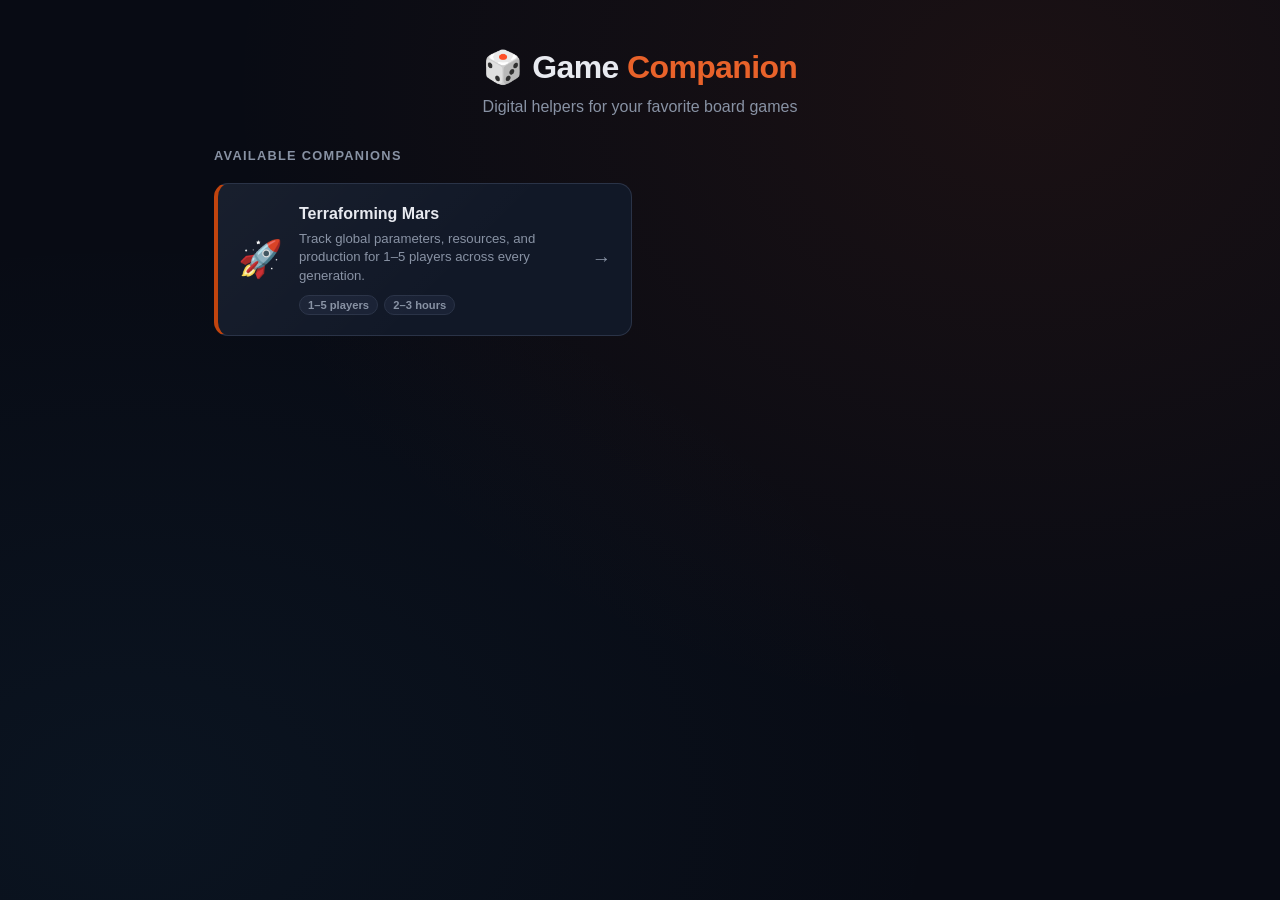
<file: game-companion/index.html>
<!DOCTYPE html>
<html lang="en">
<head>
  <meta charset="UTF-8" />
  <meta name="viewport" content="width=device-width, initial-scale=1.0" />
  <title>Game Companion — thedownlowe.com</title>
  <link rel="stylesheet" href="style.css" />
  <link rel="icon" type="image/x-icon" href="/favicon.ico" />
  <link rel="icon" type="image/png" sizes="32x32" href="/favicon-32x32.png" />
  <link rel="icon" type="image/png" sizes="16x16" href="/favicon-16x16.png" />
  <link rel="apple-touch-icon" sizes="180x180" href="/apple-touch-icon.png" />
</head>
<body>
  <header class="site-header">
    <div class="header-inner">
      <div class="logo">
        <span class="logo-icon">🎲</span>
        <span class="logo-text">Game <span class="accent">Companion</span></span>
      </div>
      <p class="tagline">Digital helpers for your favorite board games</p>
    </div>
  </header>

  <main class="main-content">
    <section class="games-section">
      <h2 class="section-title">Available Companions</h2>
      <div class="game-grid" id="game-grid"></div>
    </section>
  </main>

  <script src="app.js"></script>
</body>
</html>
</file>
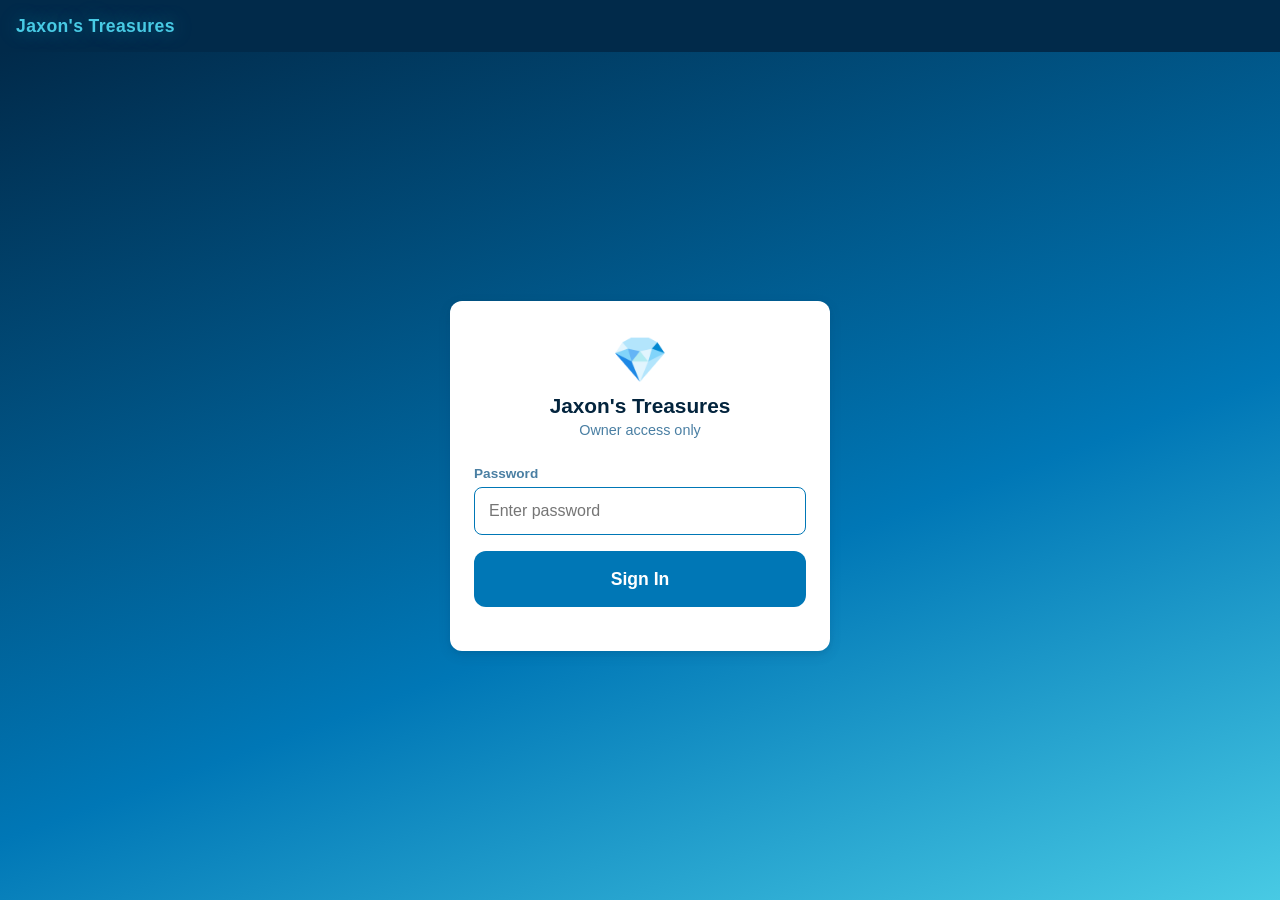
<file: jaxons-treasures/index.html>
<!DOCTYPE html>
<html lang="en">
<head>
  <meta charset="UTF-8" />
  <meta name="viewport" content="width=device-width, initial-scale=1.0, viewport-fit=cover" />
  <meta name="apple-mobile-web-app-capable" content="yes" />
  <meta name="apple-mobile-web-app-status-bar-style" content="black-translucent" />
  <meta name="theme-color" content="#1C1917" />
  <title>Jaxon's Treasures</title>
  <link rel="stylesheet" href="style.css" />
</head>
<body>

  <div id="app">
    <header id="top-bar">
      <span id="top-bar-title">Jaxon's Treasures</span>
      <div style="display:flex;align-items:center;gap:2px">
        <button id="settings-btn" class="icon-btn hidden" title="Settings">
          <svg viewBox="0 0 24 24" fill="none" stroke="currentColor" stroke-width="2" stroke-linecap="round" stroke-linejoin="round">
            <circle cx="12" cy="12" r="3"/>
            <path d="M19.4 15a1.65 1.65 0 0 0 .33 1.82l.06.06a2 2 0 0 1 0 2.83 2 2 0 0 1-2.83 0l-.06-.06a1.65 1.65 0 0 0-1.82-.33 1.65 1.65 0 0 0-1 1.51V21a2 2 0 0 1-4 0v-.09A1.65 1.65 0 0 0 9 19.4a1.65 1.65 0 0 0-1.82.33l-.06.06a2 2 0 0 1-2.83 0 2 2 0 0 1 0-2.83l.06-.06A1.65 1.65 0 0 0 4.68 15a1.65 1.65 0 0 0-1.51-1H3a2 2 0 0 1 0-4h.09A1.65 1.65 0 0 0 4.6 9a1.65 1.65 0 0 0-.33-1.82l-.06-.06a2 2 0 0 1 0-2.83 2 2 0 0 1 2.83 0l.06.06A1.65 1.65 0 0 0 9 4.68a1.65 1.65 0 0 0 1-1.51V3a2 2 0 0 1 4 0v.09a1.65 1.65 0 0 0 1 1.51 1.65 1.65 0 0 0 1.82-.33l.06-.06a2 2 0 0 1 2.83 0 2 2 0 0 1 0 2.83l-.06.06A1.65 1.65 0 0 0 19.4 9a1.65 1.65 0 0 0 1.51 1H21a2 2 0 0 1 0 4h-.09a1.65 1.65 0 0 0-1.51 1z"/>
          </svg>
        </button>
        <button id="logout-btn" class="icon-btn hidden" title="Log out">
          <svg viewBox="0 0 24 24" fill="none" stroke="currentColor" stroke-width="2" stroke-linecap="round" stroke-linejoin="round">
            <path d="M9 21H5a2 2 0 0 1-2-2V5a2 2 0 0 1 2-2h4"/>
            <polyline points="16 17 21 12 16 7"/>
            <line x1="21" y1="12" x2="9" y2="12"/>
          </svg>
        </button>
      </div>
    </header>

    <main id="view-root"></main>

    <nav id="bottom-nav" class="hidden">
      <button class="nav-tab" data-view="dashboard">
        <svg viewBox="0 0 24 24" fill="none" stroke="currentColor" stroke-width="2" stroke-linecap="round" stroke-linejoin="round">
          <rect x="3" y="3" width="7" height="7"/><rect x="14" y="3" width="7" height="7"/>
          <rect x="14" y="14" width="7" height="7"/><rect x="3" y="14" width="7" height="7"/>
        </svg>
        <span>Dashboard</span>
      </button>
      <button class="nav-tab" data-view="inventory">
        <svg viewBox="0 0 24 24" fill="none" stroke="currentColor" stroke-width="2" stroke-linecap="round" stroke-linejoin="round">
          <path d="M21 16V8a2 2 0 0 0-1-1.73l-7-4a2 2 0 0 0-2 0l-7 4A2 2 0 0 0 3 8v8a2 2 0 0 0 1 1.73l7 4a2 2 0 0 0 2 0l7-4A2 2 0 0 0 21 16z"/>
        </svg>
        <span>Inventory</span>
      </button>
      <button class="nav-tab" data-view="carts">
        <svg viewBox="0 0 24 24" fill="none" stroke="currentColor" stroke-width="2" stroke-linecap="round" stroke-linejoin="round">
          <path d="M14 2H6a2 2 0 0 0-2 2v16a2 2 0 0 0 2 2h12a2 2 0 0 0 2-2V8z"/>
          <polyline points="14 2 14 8 20 8"/>
          <line x1="16" y1="13" x2="8" y2="13"/><line x1="16" y1="17" x2="8" y2="17"/>
          <polyline points="10 9 9 9 8 9"/>
        </svg>
        <span>Carts</span>
      </button>
      <button class="nav-tab" data-view="history">
        <svg viewBox="0 0 24 24" fill="none" stroke="currentColor" stroke-width="2" stroke-linecap="round" stroke-linejoin="round">
          <polyline points="22 12 18 12 15 21 9 3 6 12 2 12"/>
        </svg>
        <span>History</span>
      </button>
    </nav>
  </div>

  <!-- Toast notification -->
  <div id="toast" class="hidden"></div>

  <!-- Modal overlay -->
  <div id="modal-overlay" class="hidden">
    <div id="modal-sheet">
      <div id="modal-content"></div>
    </div>
  </div>

  <script src="app.js"></script>

</body>
</html>
</file>
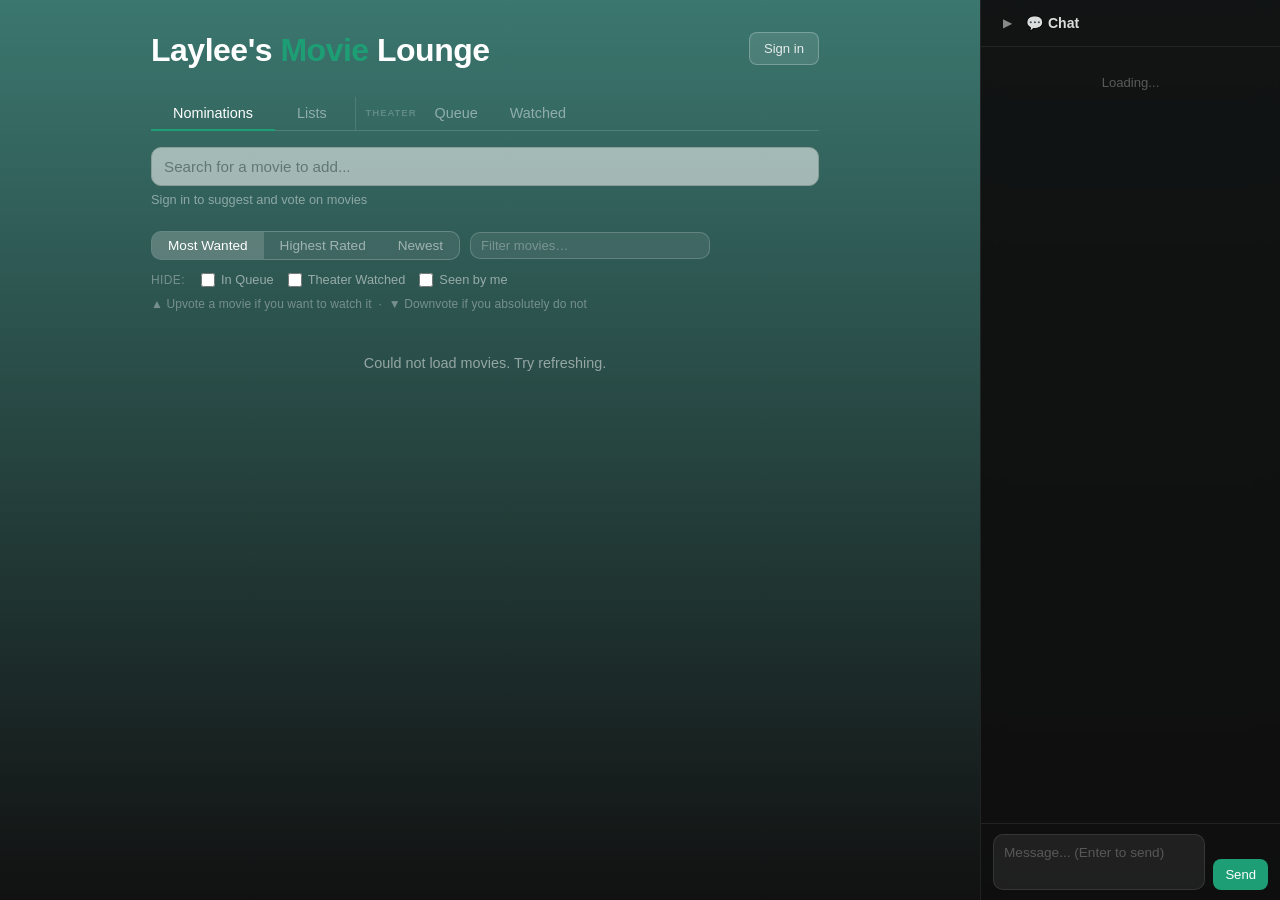
<file: movies/index.html>
<!DOCTYPE html>
<html lang="en">
<head>
  <meta charset="UTF-8" />
  <meta name="viewport" content="width=device-width, initial-scale=1.0" />
  <title>Laylee's Movie Lounge</title>
  <link rel="stylesheet" href="style.css" />
  <link rel="icon" type="image/x-icon" href="/favicon.ico" />
  <link rel="icon" type="image/png" sizes="32x32" href="/favicon-32x32.png" />
  <link rel="icon" type="image/png" sizes="16x16" href="/favicon-16x16.png" />
  <link rel="apple-touch-icon" sizes="180x180" href="/apple-touch-icon.png" />
</head>
<body>

  <!-- Auth modal -->
  <div class="auth-overlay" id="authModal">
    <div class="auth-modal">
      <h2 id="authModalTitle">Sign in</h2>
      <div class="auth-warning" id="authWarning">
        ⚠️ Don't use a password you use anywhere else — passwords are stored in plain text.
      </div>
      <input type="text" id="authUsername" placeholder="Username" maxlength="20" autocomplete="off" spellcheck="false" />
      <input type="password" id="authPassword" placeholder="Password" autocomplete="off" />
      <div class="auth-error" id="authError"></div>
      <button class="auth-submit" id="authSubmitBtn" onclick="submitAuth()">Sign in</button>
      <p class="auth-toggle" id="toggleToRegister">
        No account? <a href="#" onclick="setAuthMode('register'); return false;">Sign up</a>
      </p>
      <p class="auth-toggle" id="toggleToLogin" style="display:none">
        Already have an account? <a href="#" onclick="setAuthMode('login'); return false;">Sign in</a>
      </p>
    </div>
  </div>

  <!-- Admin modal -->
  <div class="auth-overlay" id="adminModal">
    <div class="auth-modal admin-modal">
      <div class="admin-modal-header">
        <h2>🛡 Admin Panel</h2>
        <button class="preview-clear" onclick="closeAdminModal()" title="Close">✕</button>
      </div>
      <div class="admin-section-label">Pending Account Requests</div>
      <div id="adminPendingList"></div>
    </div>
  </div>

  <!-- Create list modal -->
  <div class="auth-overlay" id="createListModal">
    <div class="auth-modal create-list-modal">
      <h2>Create a new list</h2>
      <input type="text" id="newListTitle" placeholder="List name" maxlength="60" />
      <textarea id="newListDesc" placeholder="Description (optional)" rows="2" style="padding:10px 12px;border:1px solid #d0cdc8;border-radius:8px;font-size:0.95rem;font-family:inherit;resize:vertical;outline:none;"></textarea>
      <div class="modal-movie-search-section">
        <div class="modal-movie-search-wrap">
          <input type="text" id="modalMovieSearchInput" class="modal-movie-search-input" placeholder="Add movies to this list…" autocomplete="off"
            oninput="onModalMovieSearch(this.value)"
            onblur="setTimeout(() => { const r = document.getElementById('modalMovieResults'); if(r) r.style.display='none'; }, 150)" />
          <div class="modal-movie-results" id="modalMovieResults" style="display:none"></div>
        </div>
        <div class="modal-selected-movies" id="modalSelectedMovies"></div>
      </div>
      <div class="auth-error" id="createListError"></div>
      <button class="auth-submit" onclick="submitCreateList()">Create list</button>
      <p class="auth-toggle"><a href="#" onclick="closeCreateListModal(); return false;">Cancel</a></p>
    </div>
  </div>

  <!-- List dropdown portal -->
  <div id="list-dropdown-portal" style="display:none; position:fixed; z-index:400;"></div>

  <!-- Rating tooltip portal -->
  <div id="rating-tooltip-portal" style="display:none; position:fixed; z-index:400;"></div>

  <!-- Page layout: main content + chat -->
  <div class="page-wrapper">

    <div class="app">

      <header class="header">
        <div class="header-top">
          <div>
            <div class="logo">Laylee's <span>Movie</span> Lounge</div>
          </div>
          <div class="header-actions">
            <button class="admin-btn" id="adminBtn" style="display:none" onclick="openAdminModal()" title="Admin panel">
              🛡
              <span class="admin-badge" id="adminBadge" style="display:none"></span>
            </button>
            <button class="auth-btn" id="authBtn" onclick="auth ? logout() : openAuthModal()">Sign in</button>
          </div>
        </div>
      </header>

      <!-- Main tabs -->
      <div class="main-tab-row">
        <button class="main-tab active" id="tab-nominations" onclick="switchTab('nominations')">Nominations</button>
        <button class="main-tab" id="tab-lists" onclick="switchTab('lists')">Lists</button>
        <div class="theater-group">
          <span class="theater-label">Theater</span>
          <button class="main-tab theater-tab" id="tab-queue"    onclick="switchTab('queue')">Queue</button>
          <button class="main-tab theater-tab" id="tab-watched"  onclick="switchTab('watched')">Watched</button>
        </div>
      </div>

      <div id="nominationsControls">
        <div class="suggest-section" id="suggestSection">
          <div class="suggest-bar">
            <div class="search-wrap">
              <input type="text" id="movieInput" placeholder="Search for a movie to add..." maxlength="80" autocomplete="off" />
              <div class="dropdown" id="dropdown"></div>
            </div>
          </div>
          <div class="preview" id="preview"></div>
          <button id="addBtn" onclick="addMovie()">+ Add</button>
          <div class="locked-msg">Sign in to suggest and vote on movies</div>
        </div>
        <div class="rankings-controls-row">
          <div class="tab-row">
            <button class="tab active" onclick="setSort('score', this)">Most Wanted</button>
            <button class="tab" onclick="setSort('stars', this)">Highest Rated</button>
            <button class="tab" onclick="setSort('new', this)">Newest</button>
          </div>
          <div class="rankings-search-wrap">
            <input type="text" id="rankingsSearch" class="rankings-search" placeholder="Filter movies…" autocomplete="off" oninput="onRankingsSearch()" />
            <button class="rankings-search-clear" id="rankingsSearchClear" onclick="clearRankingsSearch()" title="Clear">✕</button>
          </div>
        </div>
        <div class="rankings-filters-row">
          <span class="rankings-filters-label">Hide:</span>
          <label class="rankings-filter-check">
            <input type="checkbox" id="hideQueueCheck" onchange="toggleRankFilter('queue', this.checked)" />
            In Queue
          </label>
          <label class="rankings-filter-check">
            <input type="checkbox" id="hideWatchedCheck" onchange="toggleRankFilter('watched', this.checked)" />
            Theater Watched
          </label>
          <label class="rankings-filter-check">
            <input type="checkbox" id="hideSeenCheck" onchange="toggleRankFilter('seen', this.checked)" />
            Seen by me
          </label>
        </div>
        <div class="rankings-hint">▲ Upvote a movie if you want to watch it &nbsp;·&nbsp; ▼ Downvote if you absolutely do not</div>
      </div>
      <div id="listsControls" style="display:none"></div>
      <div id="queueControls" style="display:none">
        <div class="queue-hint">Drag cards to reorder · changes apply to everyone</div>
      </div>
      <div id="watchedControls" style="display:none"></div>

      <div class="movie-list" id="movieList">
        <div class="loading">Loading movies...</div>
      </div>

    </div><!-- end .app -->

    <!-- Floating chat button (mobile only) -->
    <div class="chat-tab" id="chatFab" onclick="toggleChat()">💬</div>

    <!-- Chat panel -->
    <div class="chat-panel" id="chatPanel">
      <div class="chat-header">
        <button class="chat-toggle-btn" id="chatToggleBtn" onclick="toggleChat()">▶</button>
        <span class="chat-title">💬 Chat</span>
        <span class="chat-badge" id="chatBadge" style="display:none"></span>
      </div>
      <div class="chat-body" id="chatBody">
        <div class="chat-messages" id="chatMessages">
          <div class="chat-loading">Loading...</div>
        </div>
        <div class="chat-input-area">
          <textarea id="chatInput" class="chat-input" placeholder="Message... (Enter to send)" rows="2" maxlength="500"></textarea>
          <button class="chat-send-btn" onclick="sendChatMessage()">Send</button>
        </div>
      </div>
    </div>

  </div><!-- end .page-wrapper -->

  <script src="app.js"></script>
</body>
</html>
</file>
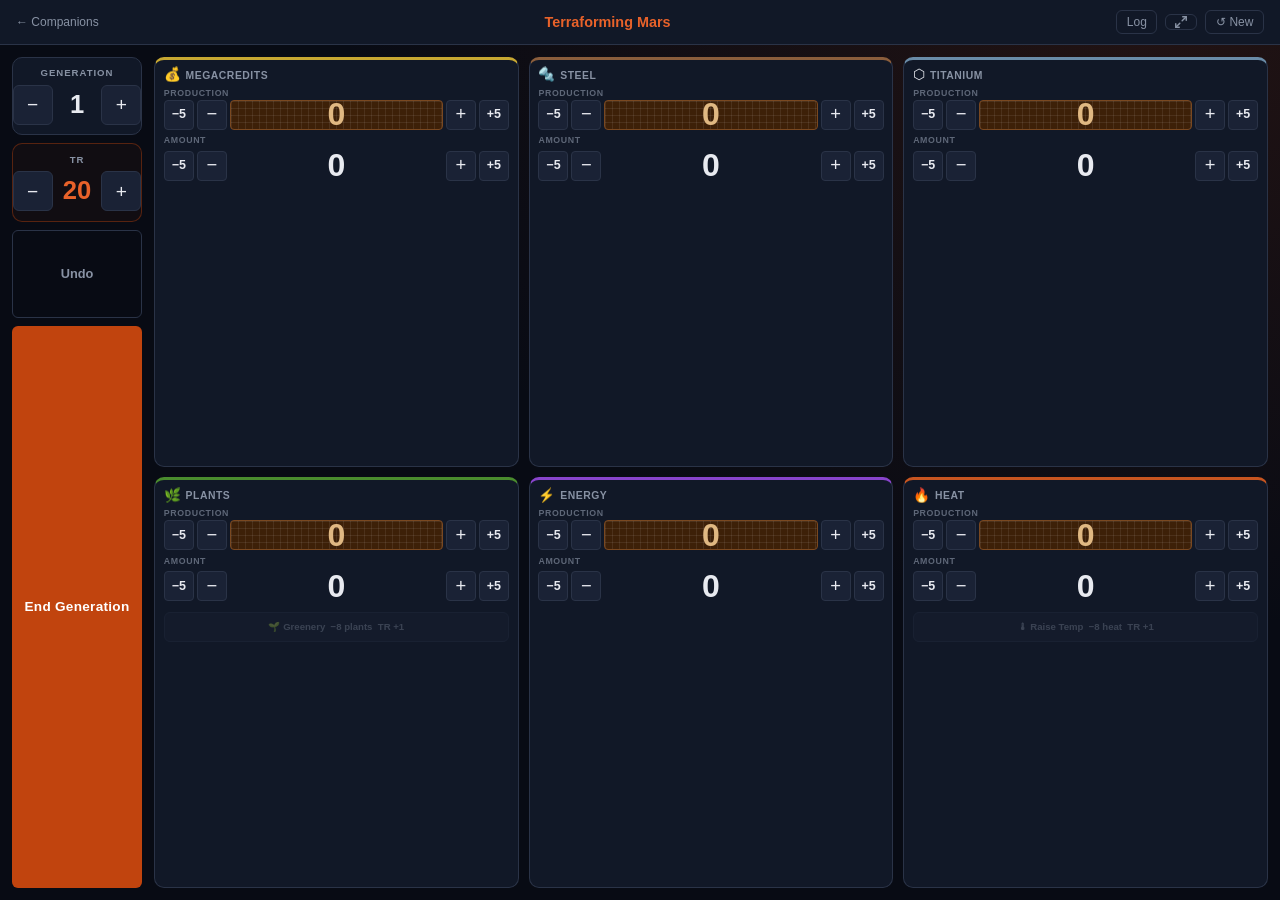
<file: game-companion/terraforming-mars/index.html>
<!DOCTYPE html>
<html lang="en">
<head>
  <meta charset="UTF-8" />
  <meta name="viewport" content="width=device-width, initial-scale=1.0, viewport-fit=cover" />
  <meta name="apple-mobile-web-app-capable" content="yes" />
  <meta name="theme-color" content="#080b14" />
  <title>Terraforming Mars — Game Companion</title>
  <link rel="stylesheet" href="style.css" />
  <link rel="icon" type="image/jpeg" href="mars.jpg" />
  <link rel="apple-touch-icon" href="mars.jpg" />
  <!-- fallbacks for older browsers -->
  <link rel="icon" type="image/x-icon" href="/favicon.ico" />
  <link rel="icon" type="image/png" sizes="32x32" href="/favicon-32x32.png" />
  <link rel="icon" type="image/png" sizes="16x16" href="/favicon-16x16.png" />
</head>
<body>

  <!-- Main game screen -->
  <div id="main-game" class="main-game">

    <header class="game-header">
      <a href="../" class="back-link-small">← Companions</a>
      <span class="game-title">Terraforming Mars</span>
      <button id="log-btn"        class="btn-ghost">Log</button>
      <button id="fullscreen-btn" class="btn-ghost btn-icon" aria-label="Enter fullscreen"></button>
      <button id="new-game-btn"   class="btn-ghost">↺ New</button>
    </header>

    <!--
      .game-layout:
        Portrait  → column: [stats-panel] then [resources-grid]
        Landscape → row:    [stats-panel | resources-grid]
    -->
    <div class="game-layout">

      <!-- Stats sidebar -->
      <div class="stats-panel">
        <div class="stat-card gen-card">
          <span class="stat-label">Generation</span>
          <div class="stat-controls">
            <button class="stat-btn" onclick="adjustGeneration(-1)">−</button>
            <span id="gen-value" class="stat-value">1</span>
            <button class="stat-btn" onclick="adjustGeneration(1)">+</button>
          </div>
        </div>

        <div class="stat-card tr-card">
          <span class="stat-label">TR</span>
          <div class="stat-controls">
            <button class="stat-btn" onclick="adjustTR(-1)">−</button>
            <span id="tr-value" class="stat-value tr-accent">20</span>
            <button class="stat-btn" onclick="adjustTR(1)">+</button>
          </div>
        </div>

        <button id="undo-btn"    class="undo-btn">Undo</button>
        <button id="end-gen-btn" class="end-gen-btn">End Generation</button>
      </div>

      <!-- Resources: MC → Steel → Ti → Plants → Energy → Heat -->
      <div id="resources-grid" class="resources-grid"></div>

    </div>
  </div>

  <!-- Log modal -->
  <div id="log-modal" class="modal-overlay hidden">
    <div class="modal-panel">
      <div class="modal-header">
        <h2 class="modal-title">Change Log</h2>
        <button id="log-close" class="modal-close" aria-label="Close">✕</button>
      </div>
      <div id="log-list" class="log-list"></div>
      <button id="log-clear" class="log-clear-btn">Clear Log</button>
    </div>
  </div>

  <!-- iOS "Add to Home Screen" nudge (shown once, only on iOS) -->
  <div id="ios-hint" class="ios-hint hidden">
    <span class="ios-hint-text">
      For fullscreen: tap
      <svg width="14" height="14" viewBox="0 0 24 24" fill="none" stroke="currentColor" stroke-width="2" stroke-linecap="round" stroke-linejoin="round"><path d="M4 12v8a2 2 0 0 0 2 2h12a2 2 0 0 0 2-2v-8"/><polyline points="16 6 12 2 8 6"/><line x1="12" y1="2" x2="12" y2="15"/></svg>
      then <strong>Add to Home Screen</strong>
    </span>
    <button id="ios-hint-close" class="ios-hint-close" aria-label="Dismiss">✕</button>
  </div>

  <div id="toast" class="toast hidden"></div>

  <script src="app.js"></script>
</body>
</html>
</file>
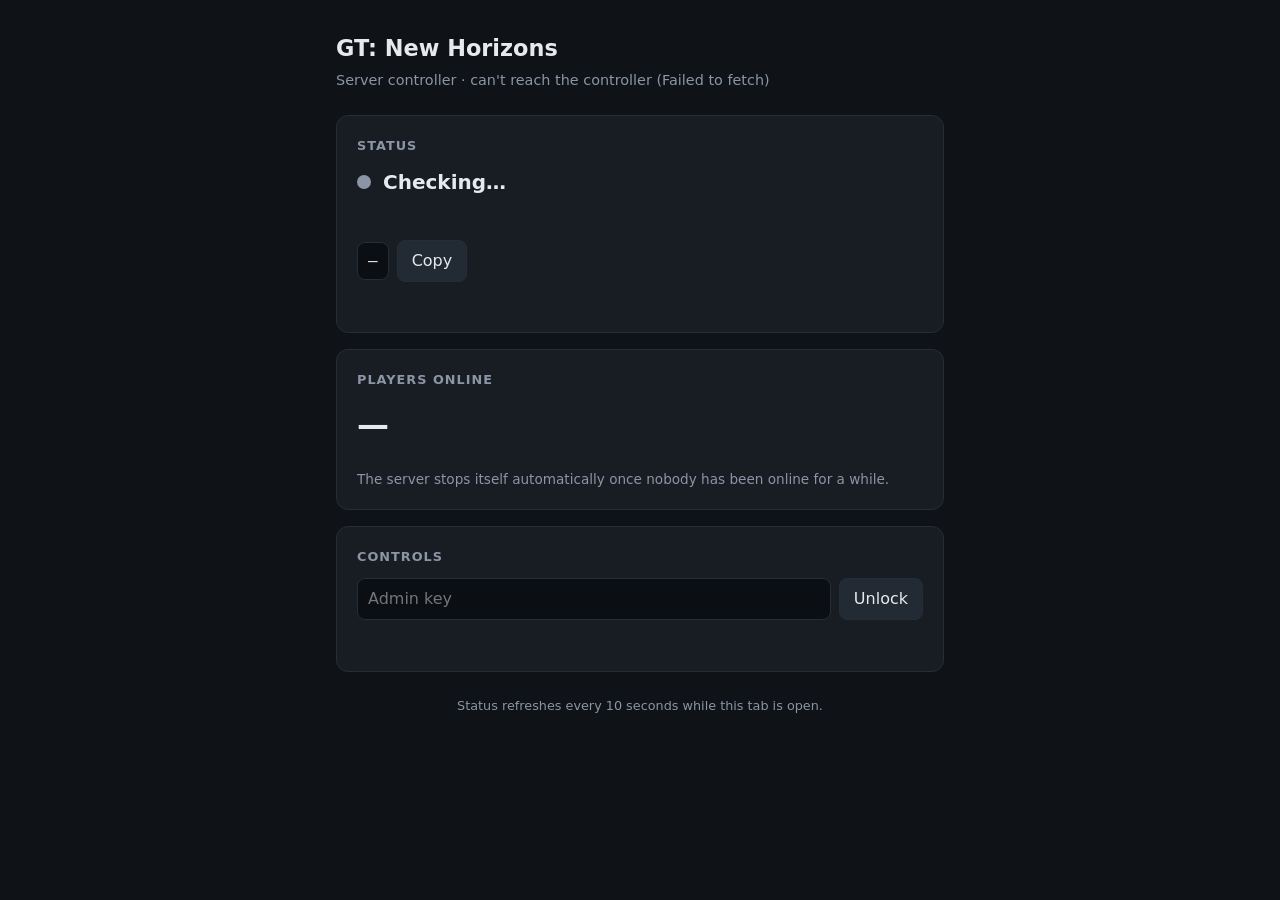
<file: servers/minecraft-gtnh/index.html>
<!doctype html>
<html lang="en">
<head>
<meta charset="utf-8">
<meta name="viewport" content="width=device-width, initial-scale=1">
<meta name="robots" content="noindex">
<title>GTNH Server</title>
<style>
  :root {
    --bg: #0f1216; --panel: #181d24; --line: #262d37; --text: #e6e9ee; --muted: #8b95a5;
    --green: #3fb950; --amber: #d29922; --red: #f85149; --blue: #58a6ff;
  }
  * { box-sizing: border-box; }
  body { margin: 0; background: var(--bg); color: var(--text);
         font: 16px/1.5 system-ui, -apple-system, "Segoe UI", Roboto, sans-serif; }
  main { max-width: 640px; margin: 0 auto; padding: 32px 16px 64px; }
  h1 { font-size: 1.4rem; margin: 0 0 4px; }
  .sub { color: var(--muted); margin: 0 0 24px; font-size: .9rem; }
  .card { background: var(--panel); border: 1px solid var(--line); border-radius: 12px;
          padding: 20px; margin-bottom: 16px; }
  .card h2 { font-size: .8rem; letter-spacing: .08em; text-transform: uppercase;
             color: var(--muted); margin: 0 0 12px; font-weight: 600; }
  .status { display: flex; align-items: center; gap: 12px; font-size: 1.25rem; font-weight: 600; }
  .dot { width: 14px; height: 14px; border-radius: 50%; background: var(--muted); flex: none; }
  .dot.online { background: var(--green); box-shadow: 0 0 10px var(--green); }
  .dot.busy { background: var(--amber); animation: pulse 1.2s infinite; }
  .dot.offline { background: var(--red); }
  @keyframes pulse { 50% { opacity: .35; } }
  .detail { color: var(--muted); font-size: .9rem; margin-top: 6px; min-height: 1.4em; }
  .row { display: flex; gap: 8px; align-items: center; flex-wrap: wrap; }
  code.addr { background: #0b0e12; border: 1px solid var(--line); padding: 6px 10px; border-radius: 8px; }
  button { font: inherit; border: 1px solid var(--line); background: #222a34; color: var(--text);
           padding: 8px 14px; border-radius: 8px; cursor: pointer; }
  button:hover:not(:disabled) { border-color: var(--blue); }
  button:disabled { opacity: .4; cursor: not-allowed; }
  button.start { background: #1f6f33; border-color: #2a8a42; }
  button.stop { background: #7a2a26; border-color: #a03b36; }
  input[type=number], input[type=password] { font: inherit; background: #0b0e12; color: var(--text);
           border: 1px solid var(--line); border-radius: 8px; padding: 8px 10px; }
  input[type=number] { width: 110px; }
  input[type=password] { flex: 1; min-width: 180px; }
  ul.players { list-style: none; margin: 12px 0 0; padding: 0; display: flex; flex-wrap: wrap; gap: 8px; }
  ul.players li { background: #0b0e12; border: 1px solid var(--line); border-radius: 999px; padding: 4px 12px; }
  .count { font-size: 2rem; font-weight: 700; }
  .count small { font-size: 1rem; color: var(--muted); font-weight: 400; }
  .msg { min-height: 1.4em; margin-top: 10px; font-size: .9rem; color: var(--muted); }
  .msg.err { color: var(--red); } .msg.ok { color: var(--green); }
  .hint { color: var(--muted); font-size: .85rem; margin-top: 8px; }
  footer { color: var(--muted); font-size: .8rem; text-align: center; margin-top: 24px; }
  [hidden] { display: none !important; }
</style>
</head>
<body>
<main>
  <h1>GT: New Horizons</h1>
  <p class="sub">Server controller &middot; <span id="updated">connecting&hellip;</span></p>

  <section class="card">
    <h2>Status</h2>
    <div class="status"><span class="dot" id="dot"></span><span id="state">Checking&hellip;</span></div>
    <div class="detail" id="detail"></div>
    <div class="row" style="margin-top:16px">
      <code class="addr" id="addr">&mdash;</code>
      <button id="copy" type="button">Copy</button>
    </div>
    <div class="row" id="adminActions" style="margin-top:16px" hidden>
      <button id="btnStart" class="start" type="button" disabled>Start server</button>
      <button id="btnStop" class="stop" type="button" disabled>Stop server</button>
    </div>
    <div class="msg" id="actionMsg" role="status"></div>
  </section>

  <section class="card">
    <h2>Players online</h2>
    <div class="count" id="count">&mdash;</div>
    <ul class="players" id="players"></ul>
    <div class="hint">The server stops itself automatically once nobody has been online for a while.</div>
  </section>

  <section class="card" id="afkCard" hidden>
    <h2>AFK kick</h2>
    <div class="row">
      <label for="afk">Kick players idle for</label>
      <input type="number" id="afk" min="0" max="1440" step="1" disabled>
      <span>minutes</span>
      <button id="btnAfk" type="button" disabled>Save</button>
    </div>
    <div class="hint">0 turns the AFK kick off. &ldquo;Idle&rdquo; means no movement, clicks or chat. Applies to the running server within about a minute.</div>
    <div class="msg" id="afkMsg" role="status"></div>
  </section>

  <section class="card" id="authCard">
    <h2>Controls</h2>
    <div class="row" id="lockedRow">
      <input type="password" id="key" placeholder="Admin key" autocomplete="current-password">
      <button id="btnUnlock" type="button">Unlock</button>
    </div>
    <div class="row" id="unlockedRow" hidden>
      <span id="unlockedLabel">Controls unlocked on this device.</span>
      <button id="btnLock" type="button">Lock</button>
    </div>
    <div class="msg" id="authMsg" role="status"></div>
  </section>

  <footer>Status refreshes every 10 seconds while this tab is open.</footer>
</main>

<script>
"use strict";
const API = "https://nzasjzruos2pzdfjgidabxvrdm0yucll.lambda-url.us-west-2.on.aws/".replace(/\/+$/, "");   // filled in by deploy.ps1
const POLL_MS = 10000;
const KEY_STORE = "gtnh-admin-key";

const $ = (id) => document.getElementById(id);
let adminKey = localStorage.getItem(KEY_STORE) || "";
let timer = null;
let busy = false;           // a poll is in flight
let acting = false;         // a start/stop/save is in flight
let afkDirty = false;       // user is editing the AFK field; don't clobber it
let last = null;

async function api(path, { method = "GET", body } = {}) {
  const headers = {};
  if (adminKey) headers["x-admin-key"] = adminKey;
  if (body) headers["content-type"] = "application/json";
  const res = await fetch(API + path, {
    method, headers, cache: "no-store",
    body: body ? JSON.stringify(body) : undefined,
  });
  const data = await res.json().catch(() => ({}));
  if (!res.ok) {
    const err = new Error(data.message || res.statusText);
    err.status = res.status;
    throw err;
  }
  return data;
}

function setMsg(el, text, kind) {
  el.textContent = text || "";
  el.className = "msg" + (kind ? " " + kind : "");
}

function uptime(iso) {
  if (!iso) return "";
  const mins = Math.max(0, Math.floor((Date.now() - new Date(iso).getTime()) / 60000));
  const h = Math.floor(mins / 60), m = mins % 60;
  return h ? `${h}h ${m}m` : `${m}m`;
}

function phase(s, authed) {
  switch (s.state) {
    case "stopped":  return { dot: "offline", label: "Offline",
                              detail: authed ? "The server is stopped. Start it to play."
                                             : "The server is stopped." };
    case "stopping": return { dot: "busy", label: "Stopping\u2026", detail: "Saving the world and shutting down." };
    case "pending":  return { dot: "busy", label: "Starting\u2026", detail: "Booting the machine." };
    case "running":
      if (s.server && s.server.up) {
        const v = s.server.version ? ` \u00b7 ${s.server.version}` : "";
        return { dot: "online", label: "Online", detail: `Up ${uptime(s.launchTime)}${v}` };
      }
      return { dot: "busy", label: "Starting\u2026",
               detail: "Machine is up, the modpack is loading (usually 3\u20136 minutes)." };
    default:         return { dot: "busy", label: s.state, detail: "" };
  }
}

function render(s) {
  last = s;
  const authed = !!s.authorized;
  const p = phase(s, authed);
  $("dot").className = "dot " + p.dot;
  $("state").textContent = p.label;
  $("detail").textContent = p.detail;
  $("addr").textContent = s.address || "\u2014";

  const players = s.server && s.server.players;
  const list = $("players");
  list.replaceChildren();
  if (players) {
    const c = $("count");
    c.textContent = players.online;
    const small = document.createElement("small");
    small.textContent = ` / ${players.max}`;
    c.appendChild(small);
    players.names.slice().sort((a, b) => a.localeCompare(b, undefined, { sensitivity: "base" })).forEach((n) => {
      const li = document.createElement("li");
      li.textContent = n;
      list.appendChild(li);
    });
    const hidden = players.online - players.names.length;
    if (hidden > 0) {
      const li = document.createElement("li");
      li.textContent = `+${hidden} more`;
      list.appendChild(li);
    }
  } else {
    $("count").textContent = s.state === "running" ? "\u2026" : "0";
  }

  if (!afkDirty && document.activeElement !== $("afk")) $("afk").value = s.afkTimeoutMinutes;

  $("adminActions").hidden = !authed;
  $("afkCard").hidden = !authed;
  $("lockedRow").hidden = authed;
  $("unlockedRow").hidden = !authed;
  if (adminKey && !authed) setMsg($("authMsg"), "That key was not accepted.", "err");
  else if (authed) setMsg($("authMsg"), "");
  $("afk").disabled = !authed;
  $("btnAfk").disabled = !authed || acting;
  $("btnStart").disabled = !authed || acting || s.state !== "stopped";
  $("btnStop").disabled = !authed || acting || !["running", "pending"].includes(s.state);
  $("updated").textContent = "updated " + new Date().toLocaleTimeString();
}

async function poll() {
  if (busy) return;
  busy = true;
  try {
    render(await api("/status"));
  } catch (e) {
    $("updated").textContent = "can't reach the controller (" + e.message + ")";
  } finally {
    busy = false;
  }
}

function schedule() {
  clearInterval(timer);
  timer = setInterval(() => { if (!document.hidden) poll(); }, POLL_MS);
}

async function act(path, body, msgEl, okText) {
  acting = true;
  if (last) render(last);
  setMsg(msgEl, "Working\u2026");
  try {
    const r = await api(path, { method: "POST", body });
    setMsg(msgEl, okText || r.message, "ok");
  } catch (e) {
    if (e.status === 401) {
      adminKey = "";
      localStorage.removeItem(KEY_STORE);
      setMsg(msgEl, "Key rejected - unlock again.", "err");
    } else {
      setMsg(msgEl, e.message, "err");
    }
  } finally {
    acting = false;
    await poll();
  }
}

$("btnStart").onclick = () => act("/start", null, $("actionMsg"), "Starting - this takes a few minutes.");
$("btnStop").onclick = () => {
  const n = last && last.server && last.server.players ? last.server.players.online : 0;
  const warn = n > 0 ? `${n} player(s) are online and will be disconnected. ` : "";
  if (confirm(warn + "Stop the server? The world is saved first.")) {
    act("/stop", null, $("actionMsg"), "Stopping - saving the world first.");
  }
};
$("btnAfk").onclick = async () => {
  const v = Number($("afk").value);
  if (!Number.isInteger(v) || v < 0 || v > 1440) {
    setMsg($("afkMsg"), "Enter a whole number from 0 to 1440.", "err");
    return;
  }
  await act("/config", { afkTimeoutMinutes: v }, $("afkMsg"), v === 0 ? "AFK kick disabled." : `Saved: ${v} min.`);
  afkDirty = false;
};
$("afk").oninput = () => { afkDirty = true; };
$("copy").onclick = async () => {
  try { await navigator.clipboard.writeText($("addr").textContent); $("copy").textContent = "Copied"; }
  catch { $("copy").textContent = "Press Ctrl+C"; }
  setTimeout(() => ($("copy").textContent = "Copy"), 1500);
};
$("btnUnlock").onclick = async () => {
  adminKey = $("key").value.trim();
  if (!adminKey) return;
  localStorage.setItem(KEY_STORE, adminKey);
  $("key").value = "";
  await poll();
  if (!last || !last.authorized) localStorage.removeItem(KEY_STORE);
};
$("key").onkeydown = (e) => { if (e.key === "Enter") $("btnUnlock").click(); };
$("btnLock").onclick = () => {
  adminKey = "";
  localStorage.removeItem(KEY_STORE);
  poll();
};
document.addEventListener("visibilitychange", () => { if (!document.hidden) poll(); });

poll();
schedule();
</script>
</body>
</html>
</file>
<file: game-companion/style.css>
:root {
  --bg:         #080b14;
  --surface:    #111827;
  --surface2:   #1a2235;
  --accent:     #c1440e;
  --accent2:    #e8622a;
  --text:       #e8eaf0;
  --text-muted: #8892a4;
  --border:     #2a3347;
  --radius:     14px;
}

* {
  box-sizing: border-box;
  margin: 0;
  padding: 0;
}

body {
  background:
    radial-gradient(ellipse at 80% 10%, rgba(193, 68, 14, 0.1) 0%, transparent 55%),
    radial-gradient(ellipse at 10% 90%, rgba(41, 128, 185, 0.08) 0%, transparent 50%),
    var(--bg);
  color: var(--text);
  font-family: -apple-system, BlinkMacSystemFont, "Segoe UI", Roboto, sans-serif;
  min-height: 100vh;
}

/* ---- Header ---- */

.site-header {
  padding: 3rem 1.5rem 2rem;
  text-align: center;
}

.header-inner {
  max-width: 700px;
  margin: 0 auto;
  display: flex;
  flex-direction: column;
  align-items: center;
  gap: 0.75rem;
}

.logo {
  display: flex;
  align-items: center;
  gap: 0.6rem;
}

.logo-icon {
  font-size: 2rem;
}

.logo-text {
  font-size: 2rem;
  font-weight: 800;
  color: var(--text);
  letter-spacing: -0.02em;
}

.logo-text .accent {
  color: var(--accent2);
}

.tagline {
  color: var(--text-muted);
  font-size: 1rem;
}

/* ---- Main content ---- */

.main-content {
  max-width: 900px;
  margin: 0 auto;
  padding: 0 1.5rem 4rem;
}

.games-section {
  display: flex;
  flex-direction: column;
  gap: 1.25rem;
}

.section-title {
  font-size: 0.8rem;
  font-weight: 700;
  text-transform: uppercase;
  letter-spacing: 0.1em;
  color: var(--text-muted);
}

/* ---- Game grid ---- */

.game-grid {
  display: grid;
  grid-template-columns: repeat(auto-fill, minmax(300px, 1fr));
  gap: 1rem;
}

.game-card {
  display: flex;
  align-items: center;
  gap: 1rem;
  background: var(--surface);
  border: 1px solid var(--border);
  border-radius: var(--radius);
  padding: 1.25rem;
  text-decoration: none;
  color: var(--text);
  transition: border-color 0.15s, transform 0.15s, box-shadow 0.15s;
  border-left: 4px solid var(--card-accent, var(--accent));
  position: relative;
  overflow: hidden;
}

.game-card::before {
  content: '';
  position: absolute;
  inset: 0;
  background: linear-gradient(135deg, rgba(255,255,255,0.03) 0%, transparent 60%);
  pointer-events: none;
}

.game-card:hover {
  border-color: var(--card-accent, var(--accent));
  transform: translateY(-2px);
  box-shadow: 0 8px 24px rgba(0, 0, 0, 0.4);
}

.game-card-icon {
  font-size: 2.25rem;
  flex-shrink: 0;
  line-height: 1;
}

.game-card-body {
  flex: 1;
  display: flex;
  flex-direction: column;
  gap: 0.4rem;
}

.game-card-title {
  font-size: 1rem;
  font-weight: 700;
  color: var(--text);
  line-height: 1.2;
}

.game-card-desc {
  font-size: 0.825rem;
  color: var(--text-muted);
  line-height: 1.4;
}

.game-card-meta {
  display: flex;
  gap: 0.4rem;
  flex-wrap: wrap;
  margin-top: 0.2rem;
}

.meta-badge {
  font-size: 0.7rem;
  font-weight: 600;
  background: var(--surface2);
  color: var(--text-muted);
  padding: 0.2rem 0.5rem;
  border-radius: 999px;
  border: 1px solid var(--border);
  white-space: nowrap;
}

.game-card-arrow {
  font-size: 1.2rem;
  color: var(--text-muted);
  flex-shrink: 0;
  transition: color 0.15s, transform 0.15s;
}

.game-card:hover .game-card-arrow {
  color: var(--card-accent, var(--accent));
  transform: translateX(3px);
}

@media (max-width: 480px) {
  .logo-text {
    font-size: 1.5rem;
  }
  .site-header {
    padding: 2rem 1rem 1.5rem;
  }
  .main-content {
    padding: 0 1rem 3rem;
  }
}
</file>
<file: jaxons-treasures/style.css>
/* ── Variables ────────────────────────────────────────────────────────────── */
:root {
  --bg:          #EEF6FC;
  --surface:     #FFFFFF;
  --border:      #B6D9F0;
  --primary:     #0077B6;
  --primary-dk:  #005F8E;
  --primary-lt:  #CAE9FF;
  --secondary:   #0096C7;
  --danger:      #DC2626;
  --danger-lt:   #FEE2E2;
  --success:     #0D9488;
  --success-lt:  #CCFBF1;
  --warning:     #D97706;
  --warning-lt:  #FEF3C7;
  --text:        #03243D;
  --text-muted:  #4A7FA3;
  --nav-bg:      #012A4A;
  --nav-active:  #48CAE4;
  --nav-h:       64px;
  --top-h:       52px;
  --radius:      12px;
  --radius-sm:   8px;
  --shadow:      0 1px 3px rgba(0,60,100,.1), 0 1px 2px rgba(0,60,100,.06);
  --shadow-md:   0 4px 12px rgba(0,60,100,.15), 0 2px 4px rgba(0,60,100,.08);
}

/* ── Reset ────────────────────────────────────────────────────────────────── */
*, *::before, *::after { box-sizing: border-box; margin: 0; padding: 0; }

html { height: 100%; font-size: 16px; }

body {
  height: 100%;
  font-family: -apple-system, BlinkMacSystemFont, "Segoe UI", Roboto, sans-serif;
  background: var(--bg);
  color: var(--text);
  overflow: hidden;
  -webkit-tap-highlight-color: transparent;
}

/* ── App Shell ────────────────────────────────────────────────────────────── */
#app {
  display: flex;
  flex-direction: column;
  height: 100%;
  height: 100dvh;
}

/* ── Top Bar ──────────────────────────────────────────────────────────────── */
#top-bar {
  flex-shrink: 0;
  height: var(--top-h);
  background: var(--nav-bg);
  color: #FFF;
  display: flex;
  align-items: center;
  justify-content: space-between;
  padding: 0 16px;
  padding-top: env(safe-area-inset-top);
}

#top-bar-title {
  font-size: 1.1rem;
  font-weight: 700;
  letter-spacing: 0.02em;
  color: var(--nav-active);
  text-shadow: 0 0 20px rgba(72,202,228,.4);
}

.icon-btn {
  background: none;
  border: none;
  color: #FFF;
  cursor: pointer;
  padding: 8px;
  border-radius: 8px;
  display: flex;
  align-items: center;
  justify-content: center;
}
.icon-btn svg { width: 22px; height: 22px; }
.icon-btn:active { background: rgba(255,255,255,.15); }

/* ── Main Content ─────────────────────────────────────────────────────────── */
#view-root {
  flex: 1;
  overflow-y: auto;
  overflow-x: hidden;
  -webkit-overflow-scrolling: touch;
  padding-bottom: 16px;
}

/* ── Bottom Nav ───────────────────────────────────────────────────────────── */
#bottom-nav {
  flex-shrink: 0;
  height: calc(var(--nav-h) + env(safe-area-inset-bottom));
  background: var(--nav-bg);
  display: flex;
  padding-bottom: env(safe-area-inset-bottom);
}

.nav-tab {
  flex: 1;
  display: flex;
  flex-direction: column;
  align-items: center;
  justify-content: center;
  gap: 4px;
  background: none;
  border: none;
  color: #9CA3AF;
  cursor: pointer;
  font-size: 0.65rem;
  font-weight: 500;
  letter-spacing: 0.03em;
  padding: 8px 4px;
  transition: color .15s;
}
.nav-tab svg { width: 22px; height: 22px; }
.nav-tab.active { color: var(--nav-active); }
.nav-tab:active { opacity: .7; }

/* ── Utility ──────────────────────────────────────────────────────────────── */
.hidden { display: none !important; }

.section { padding: 16px; }
.section + .section { padding-top: 0; }

.page-title {
  font-size: 1.2rem;
  font-weight: 700;
  margin-bottom: 16px;
}

/* ── Cards ────────────────────────────────────────────────────────────────── */
.card {
  background: var(--surface);
  border-radius: var(--radius);
  box-shadow: var(--shadow);
  overflow: hidden;
}

.card-body { padding: 16px; }

/* ── Stat Cards ───────────────────────────────────────────────────────────── */
.stat-grid {
  display: grid;
  grid-template-columns: 1fr 1fr;
  gap: 12px;
  padding: 16px;
}

.stat-card {
  background: var(--surface);
  border-radius: var(--radius);
  box-shadow: var(--shadow);
  padding: 16px;
}
.stat-card .label {
  font-size: 0.75rem;
  font-weight: 600;
  color: var(--text-muted);
  text-transform: uppercase;
  letter-spacing: 0.05em;
  margin-bottom: 6px;
}
.stat-card .value {
  font-size: 1.6rem;
  font-weight: 700;
  color: var(--text);
  line-height: 1;
}
.stat-card .sub {
  font-size: 0.8rem;
  color: var(--text-muted);
  margin-top: 4px;
}

/* ── Buttons ──────────────────────────────────────────────────────────────── */
.btn {
  display: inline-flex;
  align-items: center;
  justify-content: center;
  gap: 8px;
  min-height: 48px;
  padding: 0 20px;
  border: none;
  border-radius: var(--radius-sm);
  font-size: 1rem;
  font-weight: 600;
  cursor: pointer;
  transition: opacity .15s, transform .1s;
  touch-action: manipulation;
  text-decoration: none;
  white-space: nowrap;
}
.btn:active { opacity: .8; transform: scale(.98); }
.btn svg { width: 18px; height: 18px; flex-shrink: 0; }

.btn-primary   { background: var(--primary);   color: #FFF; }
.btn-primary:hover { background: var(--primary-dk); }
.btn-secondary { background: var(--surface);   color: var(--text);  border: 1.5px solid var(--border); }
.btn-danger    { background: var(--danger);    color: #FFF; }
.btn-success   { background: var(--success);   color: #FFF; }
.btn-ghost     { background: transparent;      color: var(--primary); padding: 0 8px; min-height: 36px; font-size: .9rem; }
.btn-full      { width: 100%; }
.btn-lg        { min-height: 56px; font-size: 1.1rem; border-radius: var(--radius); }
.btn:disabled  { opacity: .45; pointer-events: none; }

/* ── Forms ────────────────────────────────────────────────────────────────── */
.form-group { display: flex; flex-direction: column; gap: 6px; margin-bottom: 16px; }
.form-group:last-child { margin-bottom: 0; }

label {
  font-size: 0.85rem;
  font-weight: 600;
  color: var(--text-muted);
}

input[type="text"],
input[type="number"],
input[type="email"],
input[type="password"],
input[type="date"],
select,
textarea {
  width: 100%;
  min-height: 48px;
  padding: 0 14px;
  border: 1.5px solid var(--border);
  border-radius: var(--radius-sm);
  font-size: 1rem;
  color: var(--text);
  background: var(--surface);
  outline: none;
  transition: border-color .15s;
  -webkit-appearance: none;
  appearance: none;
}
input:focus, select:focus, textarea:focus {
  border-color: var(--primary);
}
textarea { padding: 12px 14px; min-height: 80px; resize: vertical; line-height: 1.5; }

/* ── Quantity Spinner ─────────────────────────────────────────────────────── */
.qty-control {
  display: flex;
  align-items: center;
  gap: 0;
  border: 1.5px solid var(--border);
  border-radius: var(--radius-sm);
  overflow: hidden;
  height: 56px;
}
.qty-btn {
  width: 56px;
  height: 100%;
  background: var(--bg);
  border: none;
  font-size: 1.6rem;
  font-weight: 300;
  color: var(--primary);
  cursor: pointer;
  touch-action: manipulation;
  flex-shrink: 0;
}
.qty-btn:active { background: var(--primary-lt); }
.qty-value {
  flex: 1;
  text-align: center;
  font-size: 1.4rem;
  font-weight: 700;
  border: none;
  outline: none;
  background: var(--surface);
  color: var(--text);
  -moz-appearance: textfield;
}
.qty-value::-webkit-outer-spin-button,
.qty-value::-webkit-inner-spin-button { -webkit-appearance: none; }

/* ── Item List ────────────────────────────────────────────────────────────── */
.item-list { display: flex; flex-direction: column; gap: 10px; padding: 16px; }

.item-card {
  background: var(--surface);
  border-radius: var(--radius);
  box-shadow: var(--shadow);
  display: flex;
  align-items: center;
  gap: 12px;
  padding: 12px;
  cursor: pointer;
  transition: box-shadow .15s;
}
.item-card:active { box-shadow: var(--shadow-md); }

.item-thumb {
  width: 56px;
  height: 56px;
  border-radius: 8px;
  object-fit: cover;
  background: var(--bg);
  flex-shrink: 0;
  display: flex;
  align-items: center;
  justify-content: center;
  font-size: 1.6rem;
  border: 1px solid var(--border);
  overflow: hidden;
}
.item-thumb img { width: 100%; height: 100%; object-fit: cover; }

.item-info { flex: 1; min-width: 0; }
.item-name {
  font-size: 1rem;
  font-weight: 600;
  white-space: nowrap;
  overflow: hidden;
  text-overflow: ellipsis;
}
.item-meta {
  font-size: 0.82rem;
  color: var(--text-muted);
  margin-top: 2px;
}
.item-price { font-weight: 700; color: var(--primary); }
.item-stock-low { color: var(--danger); font-weight: 600; }
.item-stock-ok  { color: var(--success); }

.item-actions {
  display: flex;
  flex-direction: column;
  gap: 6px;
  flex-shrink: 0;
}

/* ── Badges ───────────────────────────────────────────────────────────────── */
.badge {
  display: inline-block;
  padding: 2px 8px;
  border-radius: 99px;
  font-size: 0.72rem;
  font-weight: 600;
  text-transform: uppercase;
  letter-spacing: .04em;
}
.badge-amber   { background: var(--warning-lt);  color: #92400E; }
.badge-ocean   { background: var(--primary-lt);  color: var(--primary-dk); }
.badge-green   { background: var(--success-lt);  color: var(--success); }
.badge-red     { background: var(--danger-lt);   color: var(--danger); }
.badge-purple  { background: #E0F2FE;             color: #0369A1; }

/* ── Section Headers ──────────────────────────────────────────────────────── */
.section-header {
  display: flex;
  align-items: center;
  justify-content: space-between;
  padding: 16px 16px 8px;
}
.section-header h2 {
  font-size: 1rem;
  font-weight: 700;
  color: var(--text);
}

/* ── Transaction rows ─────────────────────────────────────────────────────── */
.tx-list { display: flex; flex-direction: column; gap: 8px; padding: 0 16px 16px; }

.tx-row {
  background: var(--surface);
  border-radius: var(--radius-sm);
  box-shadow: var(--shadow);
  padding: 12px 14px;
  display: flex;
  align-items: flex-start;
  gap: 12px;
}
.tx-row-info { flex: 1; min-width: 0; }
.tx-row-name { font-size: .95rem; font-weight: 600; }
.tx-row-meta { font-size: .8rem; color: var(--text-muted); margin-top: 2px; }
.tx-row-amount { font-size: 1rem; font-weight: 700; color: var(--success); white-space: nowrap; }

/* ── Cart card ────────────────────────────────────────────────────────────── */
.cart-card {
  background: var(--surface);
  border-radius: var(--radius);
  box-shadow: var(--shadow);
  margin: 0 16px 12px;
}
.cart-header {
  display: flex;
  align-items: center;
  justify-content: space-between;
  padding: 14px 16px;
  cursor: pointer;
}
.cart-header h3 { font-size: 1rem; font-weight: 700; }
.cart-customer { font-size: .82rem; color: var(--text-muted); margin-top: 2px; }
.cart-total { font-size: 1.1rem; font-weight: 700; color: var(--primary); }

.cart-lines {
  border-top: 1px solid var(--border);
  padding: 12px 16px;
}
.cart-line {
  display: flex;
  align-items: center;
  gap: 8px;
  padding: 6px 0;
  border-bottom: 1px solid var(--border);
  font-size: .9rem;
}
.cart-line:last-child { border-bottom: none; }
.cart-line-name { flex: 1; }
.cart-line-qty  { color: var(--text-muted); font-size: .85rem; min-width: 50px; text-align: right; }
.cart-line-price { font-weight: 600; min-width: 60px; text-align: right; }
.cart-line-del  { background: none; border: none; color: var(--danger); cursor: pointer; padding: 4px; font-size: 1.1rem; flex-shrink: 0; }

.cart-line-qty-ctrl {
  display: flex;
  align-items: center;
  gap: 0;
  border: 1.5px solid var(--border);
  border-radius: 6px;
  overflow: hidden;
  flex-shrink: 0;
}
.cart-qty-btn {
  width: 32px;
  height: 32px;
  background: var(--bg);
  border: none;
  font-size: 1.1rem;
  color: var(--primary);
  cursor: pointer;
  touch-action: manipulation;
  line-height: 1;
}
.cart-qty-btn:active { background: var(--primary-lt); }
.cart-line-qty-val {
  min-width: 28px;
  text-align: center;
  font-size: .9rem;
  font-weight: 700;
  background: var(--surface);
  padding: 0 4px;
}

.cart-actions {
  display: flex;
  gap: 10px;
  padding: 12px 16px;
  border-top: 1px solid var(--border);
}

/* ── Sell modal item header ────────────────────────────────────────────────── */
.selected-item-img {
  width: 72px;
  height: 72px;
  border-radius: 8px;
  object-fit: cover;
  background: var(--bg);
  display: flex;
  align-items: center;
  justify-content: center;
  font-size: 2rem;
  flex-shrink: 0;
  border: 1px solid var(--border);
  overflow: hidden;
}
.selected-item-img img { width: 100%; height: 100%; object-fit: cover; }
.selected-item-price { font-size: 1.3rem; font-weight: 700; color: var(--primary); }
.selected-item-stock { font-size: .85rem; color: var(--text-muted); margin-top: 2px; }

/* ── Login ────────────────────────────────────────────────────────────────── */
.login-wrap {
  display: flex;
  flex-direction: column;
  align-items: center;
  justify-content: center;
  min-height: calc(100vh - var(--top-h));
  padding: 32px 24px;
  background: linear-gradient(160deg, #012A4A 0%, #0077B6 60%, #48CAE4 100%);
}

.login-card {
  width: 100%;
  max-width: 380px;
  background: var(--surface);
  border-radius: var(--radius);
  box-shadow: var(--shadow-md);
  padding: 32px 24px;
}

.login-logo {
  text-align: center;
  font-size: 2.8rem;
  margin-bottom: 8px;
}

.login-title {
  text-align: center;
  font-size: 1.3rem;
  font-weight: 700;
  margin-bottom: 4px;
}

.login-sub {
  text-align: center;
  font-size: .9rem;
  color: var(--text-muted);
  margin-bottom: 28px;
}

/* ── Modal / Bottom Sheet ─────────────────────────────────────────────────── */
#modal-overlay {
  position: fixed;
  inset: 0;
  background: rgba(0,0,0,.5);
  z-index: 100;
  display: flex;
  align-items: flex-end;
  backdrop-filter: blur(2px);
  padding-top: max(48px, env(safe-area-inset-top));
}

#modal-sheet {
  background: var(--surface);
  width: 100%;
  max-height: 92vh;
  max-height: 92dvh;
  border-radius: 20px 20px 0 0;
  overflow-y: auto;
  padding-bottom: env(safe-area-inset-bottom);
  animation: slideUp .25s ease-out;
}

@keyframes slideUp {
  from { transform: translateY(100%); }
  to   { transform: translateY(0); }
}

.modal-handle {
  width: 40px;
  height: 4px;
  background: var(--border);
  border-radius: 2px;
  margin: 12px auto 4px;
}

.modal-header {
  display: flex;
  align-items: center;
  justify-content: space-between;
  padding: 12px 20px 8px;
}
.modal-header h2 { font-size: 1.15rem; font-weight: 700; }
.modal-close {
  background: var(--bg);
  border: none;
  width: 32px;
  height: 32px;
  border-radius: 50%;
  font-size: 1.2rem;
  cursor: pointer;
  display: flex;
  align-items: center;
  justify-content: center;
  color: var(--text-muted);
}
.modal-body { padding: 8px 20px 24px; }

/* ── QR Code ──────────────────────────────────────────────────────────────── */
.qr-wrap {
  display: flex;
  flex-direction: column;
  align-items: center;
  gap: 16px;
  padding: 16px 0;
}
.qr-wrap canvas, .qr-wrap img { border-radius: 8px; }

/* ── Stock alert collapsible ──────────────────────────────────────────────── */
.stock-alert-header {
  display: flex;
  align-items: center;
  gap: 8px;
  width: 100%;
  background: var(--warning-lt);
  border: 1.5px solid #FCD34D;
  border-radius: var(--radius-sm);
  padding: 10px 14px;
  cursor: pointer;
  font-size: .88rem;
  font-weight: 700;
  color: #92400E;
  text-align: left;
  touch-action: manipulation;
}
.stock-alert-header:active { opacity: .8; }

.stock-alert-summary {
  display: flex;
  flex-wrap: wrap;
  gap: 6px;
  flex: 1;
  justify-content: flex-end;
  font-weight: 400;
}

.stock-alert-chevron {
  font-size: .8rem;
  flex-shrink: 0;
  transition: transform .2s;
}

.stock-alert-body {
  padding: 10px 2px 4px;
}

.stock-chip-grid {
  display: flex;
  flex-wrap: wrap;
  gap: 6px;
}
.stock-chip-grid .stock-chip {
  flex: 1 1 auto;
  justify-content: center;
}

.stock-chip {
  display: inline-flex;
  align-items: center;
  gap: 4px;
  padding: 4px 10px;
  border-radius: 99px;
  font-size: .78rem;
  font-weight: 600;
  white-space: nowrap;
}
.stock-chip-out {
  background: var(--danger-lt);
  color: var(--danger);
  border: 1px solid #FCA5A5;
}
.stock-chip-low {
  background: var(--warning-lt);
  color: var(--warning);
  border: 1px solid #FCD34D;
}

/* ── Low-stock alert ──────────────────────────────────────────────────────── */
.alert {
  border-radius: var(--radius-sm);
  padding: 12px 14px;
  font-size: .9rem;
  display: flex;
  align-items: flex-start;
  gap: 10px;
  margin-bottom: 8px;
}
.alert-warning { background: var(--warning-lt); color: #92400E; }
.alert-icon { font-size: 1.1rem; flex-shrink: 0; }

/* ── Image upload ─────────────────────────────────────────────────────────── */
.img-upload-label {
  display: flex;
  align-items: center;
  justify-content: center;
  gap: 8px;
  border: 2px dashed var(--border);
  border-radius: var(--radius-sm);
  padding: 20px;
  cursor: pointer;
  color: var(--text-muted);
  font-size: .9rem;
  font-weight: 500;
  transition: border-color .15s, background .15s;
}
.img-upload-label:active { border-color: var(--primary); background: var(--primary-lt); }
.img-upload-label input[type="file"] { display: none; }

/* ── Inventory filter bar ─────────────────────────────────────────────────── */
.inv-filter-bar {
  display: flex;
  gap: 8px;
  padding: 0 16px 10px;
  overflow-x: auto;
  -webkit-overflow-scrolling: touch;
  scrollbar-width: none;
}
.inv-filter-bar::-webkit-scrollbar { display: none; }

.filter-pill-select {
  flex-shrink: 0;
  width: auto;
  min-height: 34px;
  height: 34px;
  padding: 0 26px 0 12px;
  border: 1.5px solid var(--border);
  border-radius: 99px;
  font-size: .82rem;
  font-weight: 600;
  color: var(--text);
  background-color: var(--surface);
  background-image: url("data:image/svg+xml,%3Csvg xmlns='http://www.w3.org/2000/svg' width='10' height='6' viewBox='0 0 10 6'%3E%3Cpath d='M1 1l4 4 4-4' stroke='%234A7FA3' stroke-width='1.5' fill='none' stroke-linecap='round' stroke-linejoin='round'/%3E%3C/svg%3E");
  background-repeat: no-repeat;
  background-position: right 9px center;
  -webkit-appearance: none;
  appearance: none;
  cursor: pointer;
  transition: border-color .15s, background-color .15s, color .15s;
  white-space: nowrap;
}
.filter-pill-select:focus { border-color: var(--primary); outline: none; }
.filter-pill-select.active {
  border-color: var(--primary);
  background-color: var(--primary-lt);
  color: var(--primary-dk);
  background-image: url("data:image/svg+xml,%3Csvg xmlns='http://www.w3.org/2000/svg' width='10' height='6' viewBox='0 0 10 6'%3E%3Cpath d='M1 1l4 4 4-4' stroke='%23005F8E' stroke-width='1.5' fill='none' stroke-linecap='round' stroke-linejoin='round'/%3E%3C/svg%3E");
}

.filter-pill-btn {
  flex-shrink: 0;
  height: 34px;
  padding: 0 14px;
  border: 1.5px solid var(--border);
  border-radius: 99px;
  font-size: .82rem;
  font-weight: 600;
  color: var(--text-muted);
  background: var(--surface);
  cursor: pointer;
  transition: border-color .15s, background-color .15s, color .15s;
  white-space: nowrap;
  touch-action: manipulation;
}
.filter-pill-btn:active { opacity: .8; }
.filter-pill-btn.active {
  border-color: var(--primary);
  background: var(--primary-lt);
  color: var(--primary-dk);
}

/* ── Date filter ──────────────────────────────────────────────────────────── */
.filter-bar {
  display: flex;
  gap: 10px;
  align-items: center;
  padding: 0 16px 12px;
}
.filter-bar input[type="date"] { flex: 1; min-height: 42px; font-size: .9rem; }
.filter-bar .btn { min-height: 42px; font-size: .9rem; padding: 0 14px; }

/* ── Empty state ──────────────────────────────────────────────────────────── */
.empty-state {
  display: flex;
  flex-direction: column;
  align-items: center;
  justify-content: center;
  padding: 48px 24px;
  gap: 12px;
  text-align: center;
  color: var(--text-muted);
}
.empty-state-icon { font-size: 3rem; }
.empty-state p { font-size: .95rem; max-width: 260px; }

/* ── Spinner ──────────────────────────────────────────────────────────────── */
.spinner-wrap {
  display: flex;
  align-items: center;
  justify-content: center;
  padding: 48px 24px;
}
.spinner {
  width: 36px;
  height: 36px;
  border: 3px solid var(--border);
  border-top-color: var(--primary);
  border-radius: 50%;
  animation: spin .7s linear infinite;
}
@keyframes spin { to { transform: rotate(360deg); } }

/* ── Toast ────────────────────────────────────────────────────────────────── */
#toast {
  position: fixed;
  top: calc(var(--top-h) + 12px);
  left: 50%;
  transform: translateX(-50%);
  background: #1C1917;
  color: #FFF;
  padding: 10px 20px;
  border-radius: 99px;
  font-size: .9rem;
  font-weight: 500;
  z-index: 200;
  box-shadow: var(--shadow-md);
  white-space: nowrap;
  max-width: calc(100vw - 32px);
  text-align: center;
  animation: fadeInDown .2s ease-out;
}
#toast.toast-success { background: var(--success); }
#toast.toast-error   { background: var(--danger); }

@keyframes fadeInDown {
  from { opacity: 0; transform: translateX(-50%) translateY(-8px); }
  to   { opacity: 1; transform: translateX(-50%) translateY(0); }
}

/* ── Receipt (print) ──────────────────────────────────────────────────────── */
.receipt-wrap {
  padding: 16px;
}
.receipt-header { text-align: center; margin-bottom: 16px; }
.receipt-header h2 { font-size: 1.2rem; font-weight: 700; }
.receipt-header p  { font-size: .85rem; color: var(--text-muted); }
.receipt-table { width: 100%; border-collapse: collapse; font-size: .9rem; }
.receipt-table th,
.receipt-table td { padding: 8px 4px; text-align: left; }
.receipt-table th { border-bottom: 2px solid var(--border); font-size: .8rem; color: var(--text-muted); text-transform: uppercase; letter-spacing: .04em; }
.receipt-table td { border-bottom: 1px solid var(--border); }
.receipt-table td:last-child,
.receipt-table th:last-child { text-align: right; }
.receipt-total { display: flex; justify-content: space-between; padding: 14px 4px 8px; font-size: 1.1rem; font-weight: 700; border-top: 2px solid var(--text); }
.receipt-footer { text-align: center; font-size: .8rem; color: var(--text-muted); margin-top: 16px; }

@media print {
  body { background: #FFF; overflow: auto; }
  #app > *:not(#view-root) { display: none !important; }
  #view-root { padding: 0; overflow: visible; }
  .no-print { display: none !important; }
  .receipt-wrap { padding: 0; }
  #bottom-nav, #top-bar, .btn { display: none !important; }
}

/* ── Divider ──────────────────────────────────────────────────────────────── */
.divider { height: 1px; background: var(--border); margin: 0 16px; }

/* ── FAB ──────────────────────────────────────────────────────────────────── */
.fab {
  position: fixed;
  bottom: calc(var(--nav-h) + env(safe-area-inset-bottom) + 16px);
  right: 20px;
  width: 56px;
  height: 56px;
  border-radius: 50%;
  background: var(--primary);
  color: #FFF;
  border: none;
  box-shadow: 0 4px 12px rgba(0,119,182,.45);
  display: flex;
  align-items: center;
  justify-content: center;
  cursor: pointer;
  font-size: 1.6rem;
  z-index: 10;
  transition: transform .15s;
}
.fab:active { transform: scale(.92); }
.fab svg { width: 26px; height: 26px; }

/* ── Tabs inside a view ───────────────────────────────────────────────────── */
.view-tabs {
  display: flex;
  background: var(--surface);
  border-bottom: 1px solid var(--border);
  padding: 0 16px;
}
.view-tab-btn {
  flex: 1;
  padding: 12px 8px;
  background: none;
  border: none;
  border-bottom: 2.5px solid transparent;
  font-size: .9rem;
  font-weight: 600;
  color: var(--text-muted);
  cursor: pointer;
}
.view-tab-btn.active {
  color: var(--primary);
  border-bottom-color: var(--primary);
}

/* ── Deal cards ───────────────────────────────────────────────────────────── */
.deal-card {
  display: flex;
  align-items: center;
  gap: 12px;
  background: var(--surface);
  border: 1.5px solid var(--border);
  border-radius: var(--radius-sm);
  padding: 12px 14px;
}

.deal-suggestion {
  display: flex;
  align-items: center;
  gap: 12px;
  background: var(--primary-lt);
  border: 1.5px solid var(--primary);
  border-radius: var(--radius-sm);
  padding: 10px 12px;
  margin-bottom: 8px;
}

/* ── Settings page ────────────────────────────────────────────────────────── */
.settings-page {
  padding: 0 16px 80px;
}

.settings-section {
  background: var(--surface);
  border-radius: var(--radius);
  box-shadow: var(--shadow);
  padding: 16px;
  margin-bottom: 16px;
}

.settings-section-title {
  font-size: .75rem;
  font-weight: 700;
  color: var(--text-muted);
  text-transform: uppercase;
  letter-spacing: .06em;
  margin-bottom: 6px;
}

.settings-section-desc {
  font-size: .84rem;
  color: var(--text-muted);
  line-height: 1.5;
  margin-bottom: 14px;
}

.settings-cat-row {
  display: flex;
  align-items: center;
  gap: 10px;
  background: var(--bg);
  border: 1.5px solid var(--border);
  border-radius: var(--radius-sm);
  padding: 10px 10px 10px 12px;
  margin-bottom: 6px;
}
.settings-cat-row:last-child { margin-bottom: 0; }

.settings-cat-drag {
  color: var(--border);
  font-size: 1.2rem;
  line-height: 1;
  flex-shrink: 0;
  cursor: grab;
  user-select: none;
}

.settings-cat-label {
  flex: 1;
  font-size: .92rem;
  font-weight: 600;
  color: var(--text);
}

.settings-cat-btns {
  display: flex;
  gap: 4px;
  flex-shrink: 0;
}

.settings-order-btn {
  width: 36px;
  height: 36px;
  background: var(--surface);
  border: 1.5px solid var(--border);
  border-radius: 6px;
  font-size: 1rem;
  color: var(--primary);
  cursor: pointer;
  display: flex;
  align-items: center;
  justify-content: center;
  touch-action: manipulation;
  transition: background .12s, border-color .12s;
}
.settings-order-btn:active { background: var(--primary-lt); border-color: var(--primary); }
.settings-order-btn:disabled { opacity: .25; pointer-events: none; }

.settings-empty {
  font-size: .9rem;
  color: var(--text-muted);
  text-align: center;
  padding: 16px 0 4px;
}
</file>
<file: movies/style.css>
*, *::before, *::after { box-sizing: border-box; margin: 0; padding: 0; }

:root {
  --green:      #1D9E75;
  --green-dark: #0F6E56;
  --red:        #E24B4A;
  --purple:     #6B3FA0;
  --surface:    #ffffff;
  --border:     #d0cdc8;
  --text:       #1a1a1a;
  --muted:      #888;
  --radius:     10px;
}
.page-wrapper {
  min-height: 100vh;
  margin-right: 310px;
  transition: margin-right 0.25s ease;
}

html, body { min-height: 100%; }
body {
  font-family: -apple-system, BlinkMacSystemFont, "Segoe UI", Roboto, sans-serif;
  background: linear-gradient(to bottom, #3b776f 0%, #111111 100%);
  background-attachment: fixed;
  color: var(--text);
  min-height: 100vh;
}
.app {
  max-width: 700px;
  margin: 0 auto;
  padding: 2rem 1rem 5rem;
}

/* ── Auth overlay ── */
.auth-overlay { display: none; position: fixed; inset: 0; background: rgba(0,0,0,0.6); z-index: 200; align-items: center; justify-content: center; }
.auth-overlay.open { display: flex; }
.auth-modal { background: var(--surface); border-radius: 14px; padding: 1.75rem; width: 100%; max-width: 360px; margin: 1rem; display: flex; flex-direction: column; gap: 10px; }
.auth-modal h2 { font-size: 1.15rem; font-weight: 600; }
.auth-warning { display: none; font-size: 0.78rem; background: #fff8e6; border: 1px solid #f5d87a; border-radius: 8px; padding: 8px 10px; color: #7a5c00; line-height: 1.4; }
.auth-modal input { padding: 10px 12px; border: 1px solid var(--border); border-radius: 8px; font-size: 0.95rem; color: var(--text); background: #fafaf9; outline: none; transition: border-color 0.15s; }
.auth-modal input:focus { border-color: var(--green); }
.auth-error { font-size: 0.82rem; color: var(--red); min-height: 18px; }
.auth-submit { padding: 10px; background: var(--green); color: #fff; border: none; border-radius: 8px; font-size: 0.95rem; font-weight: 500; cursor: pointer; transition: background 0.15s; }
.auth-submit:hover { background: var(--green-dark); }
.auth-submit:disabled { background: var(--border); cursor: not-allowed; }
.auth-toggle { font-size: 0.82rem; color: var(--muted); text-align: center; }
.auth-toggle a { color: var(--green); text-decoration: none; }

/* ── Header actions group ── */
.header-actions { display: flex; align-items: center; gap: 8px; flex-shrink: 0; }

/* ── Admin button ── */
.admin-btn {
  position: relative;
  padding: 8px 10px;
  border: 1px solid rgba(255,255,255,0.2);
  border-radius: 8px;
  background: rgba(255,255,255,0.07);
  color: rgba(255,255,255,0.7);
  font-size: 1rem;
  cursor: pointer;
  transition: background 0.15s;
  line-height: 1;
}
.admin-btn:hover { background: rgba(255,255,255,0.14); color: #fff; }
.admin-badge {
  position: absolute;
  top: -5px;
  right: -5px;
  background: var(--red);
  color: #fff;
  font-size: 0.62rem;
  font-weight: 700;
  border-radius: 10px;
  padding: 1px 5px;
  min-width: 16px;
  text-align: center;
  line-height: 1.4;
  border: 1.5px solid #111;
}

/* ── Admin modal ── */
.admin-modal { max-width: 420px; }
.admin-modal-header { display: flex; justify-content: space-between; align-items: center; }
.admin-modal-header h2 { font-size: 1.1rem; font-weight: 600; }
.admin-section-label { font-size: 0.72rem; text-transform: uppercase; letter-spacing: 0.6px; color: var(--muted); font-weight: 600; margin: 4px 0 10px; }
.admin-empty { font-size: 0.88rem; color: var(--muted); text-align: center; padding: 1rem 0; }

.admin-user-row {
  display: flex;
  align-items: center;
  justify-content: space-between;
  gap: 10px;
  padding: 10px 0;
  border-bottom: 1px solid var(--border);
}
.admin-user-row:last-child { border-bottom: none; }
.admin-user-info { display: flex; flex-direction: column; gap: 2px; min-width: 0; }
.admin-username { font-size: 0.9rem; font-weight: 600; color: var(--text); }
.admin-user-time { font-size: 0.72rem; color: var(--muted); }
.admin-user-actions { display: flex; gap: 6px; flex-shrink: 0; }
.admin-approve-btn {
  padding: 5px 12px;
  background: var(--green);
  color: #fff;
  border: none;
  border-radius: 7px;
  font-size: 0.82rem;
  font-weight: 500;
  cursor: pointer;
  transition: background 0.15s;
}
.admin-approve-btn:hover { background: var(--green-dark); }
.admin-reject-btn {
  padding: 5px 12px;
  background: transparent;
  color: var(--red);
  border: 1px solid var(--red);
  border-radius: 7px;
  font-size: 0.82rem;
  font-weight: 500;
  cursor: pointer;
  transition: background 0.15s, color 0.15s;
}
.admin-reject-btn:hover { background: var(--red); color: #fff; }

/* ── Header ── */
.header { margin-bottom: 1.75rem; }
.header-top { display: flex; justify-content: space-between; align-items: flex-start; gap: 12px; }
.logo { font-size: 2rem; font-weight: 600; letter-spacing: -0.5px; color: #fff; }
.logo span { color: var(--green); }
.tagline { font-size: 0.78rem; color: rgba(255,255,255,0.45); margin-top: 3px; letter-spacing: 0.5px; text-transform: uppercase; }
.auth-btn { padding: 8px 14px; border: 1px solid rgba(255,255,255,0.25); border-radius: 8px; background: rgba(255,255,255,0.1); color: rgba(255,255,255,0.85); font-size: 0.82rem; cursor: pointer; white-space: nowrap; flex-shrink: 0; transition: background 0.15s; }
.auth-btn:hover { background: rgba(255,255,255,0.18); }
.auth-btn.logged-in { background: rgba(29,158,117,0.2); border-color: rgba(29,158,117,0.4); color: #6dd9b3; }

/* ── Suggest section ── */
.suggest-section { margin-bottom: 1.5rem; }
.suggest-bar { display: flex; gap: 8px; flex-wrap: wrap; }
.search-wrap { flex: 2; min-width: 180px; position: relative; }
.search-wrap input { width: 100%; padding: 10px 12px; border: 1px solid var(--border); border-radius: var(--radius); font-size: 0.95rem; background: var(--surface); color: var(--text); outline: none; transition: border-color 0.15s; }
.search-wrap input:focus { border-color: var(--green); }
.search-wrap input::placeholder { color: var(--muted); }
.locked-msg { display: none; font-size: 0.8rem; color: rgba(255,255,255,0.45); margin-top: 6px; }
.suggest-section.locked .suggest-bar,
.suggest-section.locked #addBtn { opacity: 0.55; }
.suggest-section.locked .locked-msg { display: block; }

/* ── OMDB Dropdown ── */
.dropdown { position: absolute; top: calc(100% + 4px); left: 0; right: 0; background: var(--surface); border: 1px solid var(--border); border-radius: var(--radius); box-shadow: 0 4px 16px rgba(0,0,0,0.15); z-index: 100; overflow: hidden; display: none; }
.dropdown.open { display: block; }
.dropdown-item { display: flex; align-items: center; gap: 10px; padding: 8px 12px; cursor: pointer; border-bottom: 1px solid var(--border); transition: background 0.1s; }
.dropdown-item:last-child { border-bottom: none; }
.dropdown-item:hover { background: #f5f5f3; }
.dropdown-item img { width: 36px; height: 52px; object-fit: cover; border-radius: 4px; background: var(--border); flex-shrink: 0; }
.dropdown-item .di-info { flex: 1; min-width: 0; }
.dropdown-item .di-title { font-size: 0.9rem; font-weight: 500; white-space: nowrap; overflow: hidden; text-overflow: ellipsis; }
.dropdown-item .di-year { font-size: 0.78rem; color: var(--muted); }
.dropdown-searching { padding: 10px 12px; font-size: 0.85rem; color: var(--muted); }

/* ── Preview ── */
.preview { margin-top: 10px; display: none; align-items: center; gap: 12px; background: var(--surface); border: 1px solid var(--border); border-radius: var(--radius); padding: 10px 12px; }
.preview.show { display: flex; }
.preview img { width: 48px; height: 68px; object-fit: cover; border-radius: 6px; flex-shrink: 0; }
.preview-info { flex: 1; }
.preview-title { font-size: 0.95rem; font-weight: 500; }
.preview-meta { font-size: 0.78rem; color: var(--muted); margin-top: 2px; }
.preview-clear { background: none; border: none; color: var(--muted); cursor: pointer; font-size: 1.1rem; padding: 4px; }
#addBtn { display: none; width: 100%; margin-top: 8px; padding: 10px 18px; background: var(--green); color: #fff; border: none; border-radius: var(--radius); font-size: 0.95rem; font-weight: 500; cursor: pointer; white-space: nowrap; transition: background 0.15s; }
#addBtn:hover { background: var(--green-dark); }
#addBtn:disabled { background: var(--border); color: var(--muted); cursor: not-allowed; }

/* ── Main tabs ── */
.main-tab-row { display: flex; align-items: stretch; border-bottom: 1px solid rgba(255,255,255,0.15); margin-bottom: 1rem; }
.main-tab { padding: 8px 22px; font-size: 0.9rem; background: transparent; border: none; cursor: pointer; color: rgba(255,255,255,0.45); border-bottom: 2px solid transparent; margin-bottom: -1px; transition: color 0.15s, border-color 0.15s; }
.main-tab:hover { color: rgba(255,255,255,0.75); }
.main-tab.active { color: #fff; border-bottom-color: var(--green); font-weight: 500; }

/* ── Theater tab group ── */
.theater-group {
  display: flex;
  align-items: stretch;
  margin-left: 6px;
  padding-left: 10px;
  border-left: 1px solid rgba(255,255,255,0.12);
}
.theater-label {
  display: flex;
  align-items: center;
  padding-right: 2px;
  margin-bottom: 2px;
  font-size: 0.6rem;
  color: rgba(255,255,255,0.22);
  text-transform: uppercase;
  letter-spacing: 0.9px;
  font-weight: 600;
  cursor: default;
  user-select: none;
  white-space: nowrap;
}
.theater-tab { padding: 8px 16px; }

/* ── Sort tabs ── */
.tab-row { display: flex; border: 1px solid rgba(255,255,255,0.2); border-radius: var(--radius); overflow: hidden; width: fit-content; margin-bottom: 0.75rem; background: rgba(255,255,255,0.08); }
.tab { padding: 6px 16px; font-size: 0.85rem; background: transparent; border: none; cursor: pointer; color: rgba(255,255,255,0.5); transition: background 0.15s, color 0.15s; }
.tab.active { background: rgba(255,255,255,0.15); color: #fff; font-weight: 500; }
.sort-label { font-size: 0.75rem; color: rgba(255,255,255,0.4); text-transform: uppercase; letter-spacing: 0.4px; margin-bottom: 0.75rem; }
.queue-hint { font-size: 0.78rem; color: rgba(255,255,255,0.4); margin-bottom: 0.75rem; }
.rankings-filters-row { display: flex; flex-wrap: wrap; align-items: center; gap: 4px 14px; margin-bottom: 0.6rem; }
.rankings-filters-label { font-size: 0.75rem; color: rgba(255,255,255,0.35); text-transform: uppercase; letter-spacing: 0.4px; margin-right: 2px; }
.rankings-filter-check { display: inline-flex; align-items: center; gap: 6px; font-size: 0.8rem; color: rgba(255,255,255,0.5); cursor: pointer; user-select: none; }
.rankings-filter-check input[type="checkbox"] { accent-color: var(--green); width: 14px; height: 14px; cursor: pointer; flex-shrink: 0; }
.rankings-filter-check:hover { color: rgba(255,255,255,0.75); }
.rankings-hint { font-size: 0.75rem; color: rgba(255,255,255,0.35); margin-bottom: 0.75rem; letter-spacing: 0.1px; }

.rankings-controls-row { display: flex; align-items: center; gap: 10px; margin-bottom: 0.75rem; flex-wrap: wrap; }
.rankings-controls-row .tab-row { margin-bottom: 0; }

.rankings-search-wrap { position: relative; flex: 1; min-width: 140px; max-width: 240px; }
.rankings-search {
  width: 100%;
  padding: 5px 28px 5px 10px;
  border: 1px solid rgba(255,255,255,0.18);
  border-radius: var(--radius);
  background: rgba(255,255,255,0.08);
  color: rgba(255,255,255,0.88);
  font-size: 0.82rem;
  outline: none;
  transition: border-color 0.15s, background 0.15s;
}
.rankings-search::placeholder { color: rgba(255,255,255,0.3); }
.rankings-search:focus { border-color: rgba(255,255,255,0.35); background: rgba(255,255,255,0.11); }
.rankings-search-clear {
  position: absolute;
  right: 6px;
  top: 50%;
  transform: translateY(-50%);
  display: none;
  background: none;
  border: none;
  color: rgba(255,255,255,0.4);
  cursor: pointer;
  font-size: 0.75rem;
  padding: 2px 3px;
  line-height: 1;
  transition: color 0.1s;
}
.rankings-search-clear:hover { color: rgba(255,255,255,0.8); }

/* ── Movie list ── */
.movie-list { display: flex; flex-direction: column; gap: 10px; }
.loading, .empty { text-align: center; color: rgba(255,255,255,0.5); font-size: 0.9rem; padding: 2rem; }

/* ── Queue / list card wrappers ── */
.queue-card-wrapper { display: flex; align-items: stretch; border-radius: var(--radius); transition: opacity 0.15s, transform 0.15s; }
.queue-card-wrapper.dragging { opacity: 0.45; }
.queue-card-wrapper.drag-over { transform: translateY(-2px); }
.queue-card-wrapper .movie-card { flex: 1; border-radius: 0 var(--radius) var(--radius) 0; }

/* ── Drag handle ── */
.drag-handle { width: 28px; flex-shrink: 0; display: flex; align-items: center; justify-content: center; background: var(--surface); border: 1px solid var(--border); border-right: none; border-radius: var(--radius) 0 0 var(--radius); color: #ccc; cursor: grab; user-select: none; touch-action: none; transition: color 0.1s, background 0.1s; }
.drag-handle:hover { color: var(--muted); background: #f5f5f3; }
.drag-handle:active { cursor: grabbing; }

/* ── Movie card ── */
.movie-card { display: flex; flex-direction: row; background: var(--surface); border: 1px solid var(--border); border-radius: var(--radius); overflow: hidden; transition: border-color 0.15s; }
.movie-card:hover { border-color: #aaa; }
.movie-card.has-imdb { border-color: #b0ada8; }
.movie-card.has-imdb:hover { border-color: #777; }
.card-content { flex: 1; min-width: 0; position: relative; display: flex; flex-direction: column; }

/* ── Queue/list side button ── */
.queue-side-btn { width: 38px; flex-shrink: 0; border: none; border-left: 1px solid var(--border); background: #fafaf9; cursor: pointer; color: var(--muted); display: flex; align-items: center; justify-content: center; transition: background 0.15s, color 0.15s; padding: 0; }
.queue-side-btn:hover { background: #e6f5ef; color: var(--green); }
.queue-side-btn.remove:hover { background: #fdf0f0; color: var(--red); }

/* ── Queue side panel (3-button column for queue mode) ── */
.queue-side-panel {
  width: 74px;
  flex-shrink: 0;
  display: flex;
  flex-direction: column;
  border-left: 1px solid var(--border);
}
.queue-action-btn {
  flex: 1;
  border: none;
  border-bottom: 1px solid var(--border);
  background: #fafaf9;
  cursor: pointer;
  color: var(--muted);
  font-size: 0.64rem;
  font-weight: 500;
  padding: 0 5px;
  text-align: center;
  line-height: 1.3;
  transition: background 0.15s, color 0.15s;
}
.queue-action-btn:last-child { border-bottom: none; }
.queue-action-btn:hover { background: #f0ede9; color: var(--text); }

.queue-action-btn.now-watching-btn.active {
  background: linear-gradient(to bottom, #7B2E00, #C05020);
  color: #fff;
}
.queue-action-btn.move-watched-btn:hover { background: #e6f5ef; color: var(--green); }

.queue-action-btn.remove-queue-btn {
  display: flex;
  align-items: center;
  justify-content: center;
}
.queue-action-btn.remove-queue-btn:hover { background: #fdf0f0; color: var(--red); }

/* ── Now Watching card gradient ── */
.movie-card.now-watching {
  background: linear-gradient(135deg, #5C1800 0%, #A03200 45%, #D05510 100%);
  border-color: #8C2C00;
}
.movie-card.now-watching .movie-title,
.movie-card.now-watching a.imdb-link { color: #fff; }
.movie-card.now-watching a.imdb-link:hover { color: #FFD9B0; text-decoration: underline; }
.movie-card.now-watching .movie-meta,
.movie-card.now-watching .rank { color: rgba(255, 210, 165, 0.65); }
.movie-card.now-watching .imdb-badge { color: #FFD580; }
.movie-card.now-watching .score.pos  { color: #9EDFBF; }
.movie-card.now-watching .score.neg  { color: #FFB3A8; }
.movie-card.now-watching .score.zero { color: rgba(255, 210, 165, 0.55); }
.movie-card.now-watching .vote-btn {
  background: rgba(255,255,255,0.08);
  border-color: rgba(255,255,255,0.18);
  color: rgba(255, 215, 170, 0.7);
}
.movie-card.now-watching .vote-btn:hover { background: rgba(255,255,255,0.16); color: #fff; }
.movie-card.now-watching .vote-btn.up.active   { background: rgba(29,158,117,0.35); border-color: rgba(29,158,117,0.5); color: #9EDFBF; }
.movie-card.now-watching .vote-btn.down.active { background: rgba(226,75,74,0.3);   border-color: rgba(226,75,74,0.45);  color: #FFB3A8; }
.movie-card.now-watching .card-footer {
  background: rgba(0,0,0,0.18);
  border-top-color: rgba(255,255,255,0.1);
}
.movie-card.now-watching .voter-names.up   { color: #9EDFBF; }
.movie-card.now-watching .voter-names.down { color: #FFB3A8; }
.movie-card.now-watching .voter-names.seen { color: #DDBFFF; }
.movie-card.now-watching .comments-toggle-btn { color: rgba(255, 215, 170, 0.5); }
.movie-card.now-watching .comments-toggle-btn:hover { color: rgba(255,255,255,0.85); }
.movie-card.now-watching .queue-side-panel { border-left-color: rgba(255,255,255,0.12); }
.movie-card.now-watching .queue-action-btn {
  background: rgba(0,0,0,0.22);
  color: rgba(255, 215, 165, 0.75);
  border-bottom-color: rgba(255,255,255,0.08);
}
.movie-card.now-watching .queue-action-btn:hover { background: rgba(255,255,255,0.1); color: #fff; }
.movie-card.now-watching .queue-action-btn.now-watching-btn.active {
  background: rgba(255, 140, 60, 0.32);
  color: #FFD9A0;
}
.movie-card.now-watching .queue-action-btn.move-watched-btn:hover { background: rgba(29,158,117,0.25); color: #9EDFBF; }
.movie-card.now-watching .queue-action-btn.remove-queue-btn:hover { background: rgba(226,75,74,0.2); color: #FFB3A8; }

/* ── Delete corner ── */
.delete-btn-corner { position: absolute; top: 6px; left: 6px; width: 18px; height: 18px; border-radius: 4px; border: none; background: transparent; cursor: pointer; font-size: 11px; color: #ccc; display: flex; align-items: center; justify-content: center; padding: 0; transition: color 0.1s, background 0.1s; z-index: 1; }
.delete-btn-corner:hover { color: var(--red); background: #fdf0f0; }

/* ── Card main ── */
.card-main { display: flex; align-items: center; gap: 14px; padding: 12px 14px; }
.rank { font-size: 0.85rem; color: var(--muted); min-width: 22px; text-align: center; font-weight: 500; flex-shrink: 0; }
.poster { width: 64px; height: 92px; object-fit: cover; border-radius: 6px; background: #eee; flex-shrink: 0; }
.poster-placeholder { width: 64px; height: 92px; border-radius: 6px; background: #f0ede9; border: 1px solid var(--border); flex-shrink: 0; display: flex; align-items: center; justify-content: center; font-size: 1.6rem; color: var(--muted); }
.movie-info { flex: 1; min-width: 0; }
.movie-title { font-size: 1rem; font-weight: 500; white-space: nowrap; overflow: hidden; text-overflow: ellipsis; color: var(--text); }
a.imdb-link { display: block; font-size: 1rem; font-weight: 500; white-space: nowrap; overflow: hidden; text-overflow: ellipsis; color: var(--text); text-decoration: none; }
a.imdb-link:hover { color: var(--green); text-decoration: underline; }
.movie-meta { font-size: 0.75rem; color: var(--muted); margin-top: 5px; display: flex; gap: 6px; flex-wrap: wrap; align-items: center; }
.imdb-badge { color: #d4a017; font-weight: 600; }
.collection-badges { display: flex; justify-content: flex-end; gap: 0; border-bottom: 1px solid rgba(184,74,16,0.15); background: rgba(184,74,16,0.06); overflow: hidden; border-radius: var(--radius) var(--radius) 0 0; }
.collection-badge  { font-size: 0.67rem; font-weight: 700; padding: 4px 12px; letter-spacing: 0.4px; text-transform: uppercase; color: #B84A10; border-right: 1px solid rgba(184,74,16,0.15); }
.collection-badge:last-child { border-right: none; }
.movie-card.now-watching .collection-badges { background: rgba(0,0,0,0.18); border-bottom-color: rgba(255,255,255,0.1); }
.movie-card.now-watching .collection-badge  { color: #FFD9B0; border-right-color: rgba(255,255,255,0.1); }
.vote-area { display: flex; flex-direction: column; align-items: stretch; gap: 5px; flex-shrink: 0; }
.vote-buttons { display: flex; align-items: center; justify-content: flex-end; gap: 5px; }
.vote-btn { width: 32px; height: 32px; border-radius: 7px; border: 1px solid var(--border); background: transparent; cursor: pointer; font-size: 13px; display: flex; align-items: center; justify-content: center; transition: background 0.1s, border-color 0.1s; color: var(--muted); }
.vote-btn:hover { background: #f3f3f1; border-color: #aaa; }
.vote-btn.up.active { background: #e6f5ef; border-color: #a3d9c3; color: var(--green); }
.vote-btn.down.active { background: #fdf0f0; border-color: #f5b8b8; color: var(--red); }
.seen-vote-btn.active { background: #e6f5ef; border-color: #a3d9c3; color: var(--green); }
.score { font-size: 0.95rem; font-weight: 500; min-width: 32px; text-align: center; }
.score.pos { color: var(--green); } .score.neg { color: var(--red); } .score.zero { color: var(--muted); }

/* ── Star rating row (inside vote-area, below vote buttons) ── */
.vote-rating-row {
  display: flex;
  align-items: center;
  gap: 2px;
  width: 100%;
}

.star-svg { width: 16px; height: 16px; display: block; }

/* Zero star button */
.rating-zero-btn {
  display: flex;
  align-items: center;
  justify-content: center;
  width: 22px;
  height: 22px;
  background: none;
  border: none;
  cursor: pointer;
  padding: 0;
  flex-shrink: 0;
}
.rating-zero-btn .zero-path {
  fill: none;
  stroke: #ccc;
  stroke-width: 1.8;
  transition: stroke 0.15s, fill 0.15s;
}
.rating-zero-btn .zero-text {
  font-size: 6px;
  font-weight: 800;
  fill: #aaa;
  font-family: -apple-system, BlinkMacSystemFont, "Segoe UI", Roboto, sans-serif;
  transition: fill 0.15s;
}
.rating-zero-btn:hover .zero-path { stroke: #e05030; }
.rating-zero-btn:hover .zero-text  { fill: #e05030; }
.rating-zero-btn.active .zero-path { stroke: #e05030; fill: #e05030; }
.rating-zero-btn.active .zero-text { fill: #fff; }

/* Separator between 0 and 1-5 */
.rating-sep {
  width: 1px;
  height: 14px;
  background: #d8d4cf;
  flex-shrink: 0;
  margin: 0 3px;
}

/* 1–5 star buttons */
.rating-stars-group { display: flex; gap: 0; }
.rating-star-btn {
  display: flex;
  align-items: center;
  justify-content: center;
  width: 20px;
  height: 22px;
  background: none;
  border: none;
  cursor: pointer;
  padding: 0;
  flex-shrink: 0;
}
.rating-star-btn .star-path {
  fill: none;
  stroke: #ccc;
  stroke-width: 1.5;
  transition: fill 0.1s, stroke 0.1s;
}
.rating-star-btn.filled .star-path { fill: #F4B942; stroke: #F4B942; }
.rating-star-btn.hovered .star-path { fill: #F4C96A; stroke: #F4C96A; }

/* Average + count (tooltip trigger) */
.rating-avg-btn {
  background: none;
  border: none;
  cursor: pointer;
  font-size: 0.72rem;
  font-weight: 600;
  color: #7a6a40;
  padding: 2px 4px;
  border-radius: 4px;
  transition: background 0.1s;
  text-align: center;
  width: 38px;
  white-space: nowrap;
  flex-shrink: 0;
  margin-left: auto;
}
.rating-avg-btn:hover { background: #f0ede9; }
.rating-avg-none { color: #bbb; font-weight: 400; cursor: default; }
.rating-avg-none:hover { background: none; }
.rating-sup {
  font-size: 0.55em;
  font-weight: 500;
  color: var(--muted);
  vertical-align: super;
  margin-left: 1px;
}

/* Rating tooltip popover */
.rating-tooltip {
  background: var(--surface);
  border: 1px solid var(--border);
  border-radius: var(--radius);
  box-shadow: 0 4px 20px rgba(0,0,0,0.15);
  min-width: 180px;
  max-width: 240px;
  padding: 8px 0;
}
.rt-title {
  font-size: 0.72rem;
  font-weight: 600;
  color: var(--muted);
  text-transform: uppercase;
  letter-spacing: 0.5px;
  padding: 2px 12px 8px;
  border-bottom: 1px solid var(--border);
  margin-bottom: 4px;
}
.rt-row {
  display: flex;
  align-items: center;
  justify-content: space-between;
  padding: 5px 12px;
  gap: 8px;
}
.rt-user { font-size: 0.82rem; font-weight: 500; color: var(--text); min-width: 0; overflow: hidden; text-overflow: ellipsis; white-space: nowrap; }
.rt-stars { font-size: 0.78rem; color: #F4B942; letter-spacing: 1px; flex-shrink: 0; }
.rt-zero-star { position: relative; display: inline-block; font-size: 0.88rem; color: #e05030; flex-shrink: 0; }
.rt-zero-num { font-size: 0.5rem; font-weight: 800; position: absolute; top: 50%; left: 50%; transform: translate(-50%, -52%); color: #e05030; }
.rt-empty { font-size: 0.82rem; color: var(--muted); text-align: center; padding: 8px 12px; }

/* Now-watching card overrides for rating row */
.movie-card.now-watching .rating-zero-btn .zero-path { stroke: rgba(255,210,165,0.4); }
.movie-card.now-watching .rating-zero-btn .zero-text  { fill: rgba(255,210,165,0.4); }
.movie-card.now-watching .rating-zero-btn:hover .zero-path { stroke: #FFB090; }
.movie-card.now-watching .rating-zero-btn:hover .zero-text  { fill: #FFB090; }
.movie-card.now-watching .rating-zero-btn.active .zero-path { stroke: #e05030; fill: #e05030; }
.movie-card.now-watching .rating-zero-btn.active .zero-text { fill: #fff; }
.movie-card.now-watching .rating-star-btn .star-path { stroke: rgba(255,210,165,0.3); }
.movie-card.now-watching .rating-star-btn.filled .star-path { fill: #F4B942; stroke: #F4B942; }
.movie-card.now-watching .rating-star-btn.hovered .star-path { fill: #F4C96A; stroke: #F4C96A; }
.movie-card.now-watching .rating-sep { background: rgba(255,255,255,0.15); }
.movie-card.now-watching .rating-avg-btn { color: rgba(255,220,160,0.85); }
.movie-card.now-watching .rating-avg-btn:hover { background: rgba(255,255,255,0.08); }
.movie-card.now-watching .rating-avg-none { color: rgba(255,210,165,0.35); }
.movie-card.now-watching .rating-sup { color: rgba(255,210,165,0.55); }

/* ── Card footer ── */
.card-footer { border-top: 1px solid #f0ece8; padding: 8px 14px; display: flex; flex-direction: row; flex-wrap: wrap; align-items: center; gap: 6px 12px; background: #faf9f7; }

/* ── Watched date row ── */
.watched-date-row { display: flex; align-items: center; gap: 6px; width: 100%; padding-bottom: 4px; }
.watched-date-text { font-size: 0.78rem; color: var(--muted); font-weight: 500; }
.watched-date-edit { background: none; border: none; cursor: pointer; font-size: 0.72rem; color: var(--muted); padding: 2px 5px; border-radius: 4px; line-height: 1; transition: background 0.1s, color 0.1s; }
.watched-date-edit:hover { background: #ede9e4; color: var(--text); }
.watched-date-input { padding: 3px 8px; border: 1px solid var(--border); border-radius: 6px; font-size: 0.82rem; color: var(--text); background: var(--surface); outline: none; }
.watched-date-input:focus { border-color: var(--green); }
.watched-date-save { padding: 3px 10px; background: var(--green); color: #fff; border: none; border-radius: 6px; font-size: 0.78rem; font-weight: 600; cursor: pointer; transition: opacity 0.1s; }
.watched-date-save:hover { opacity: 0.85; }
.watched-date-cancel { background: none; border: none; cursor: pointer; color: var(--muted); font-size: 0.85rem; padding: 2px 4px; border-radius: 4px; }
.watched-date-cancel:hover { background: #ede9e4; color: var(--text); }
.voter-names { font-size: 0.75rem; font-weight: 500; }
.voter-names.up   { color: var(--green); }
.voter-names.down { color: var(--red); }
.voter-names.seen { color: #6B3FA0; }
.comments-toggle-row { margin-left: auto; }
.comments-toggle-btn { font-size: 0.78rem; padding: 4px 0; background: transparent; border: none; cursor: pointer; color: var(--muted); transition: color 0.1s; }
.comments-toggle-btn:hover { color: var(--text); }

/* ── Comments section ── */
.comments-section { border-top: 1px solid #f0ece8; padding: 12px 14px; background: #faf9f7; display: flex; flex-direction: column; gap: 10px; }
.comments-loading, .no-comments { font-size: 0.82rem; color: var(--muted); text-align: center; padding: 8px 0; }
.comments-list { display: flex; flex-direction: column; gap: 10px; }
.comment-item { display: flex; flex-direction: column; gap: 4px; }
.comment-header { display: flex; align-items: center; gap: 8px; flex-wrap: wrap; }
.comment-username { font-size: 0.82rem; font-weight: 600; color: var(--text); }
.comment-time { font-size: 0.75rem; color: var(--muted); }
.comment-actions { display: flex; gap: 6px; margin-left: auto; }
.comment-action-btn { font-size: 0.72rem; background: transparent; border: none; cursor: pointer; color: var(--muted); padding: 0; transition: color 0.1s; }
.comment-action-btn:hover { color: var(--text); }
.comment-action-btn.save { color: var(--green); }
.comment-action-btn.danger:hover { color: var(--red); }
.comment-text { font-size: 0.85rem; color: var(--text); line-height: 1.5; }
.comment-edit-input { width: 100%; padding: 8px 10px; border: 1px solid var(--border); border-radius: 8px; font-size: 0.85rem; font-family: inherit; resize: vertical; outline: none; color: var(--text); background: var(--surface); }
.comment-edit-input:focus { border-color: var(--green); }
.comment-edit-btns { display: flex; gap: 8px; }
.add-comment-row { display: flex; gap: 8px; align-items: flex-start; margin-top: 4px; }
.comment-input { flex: 1; padding: 8px 10px; border: 1px solid var(--border); border-radius: 8px; font-size: 0.85rem; font-family: inherit; resize: vertical; outline: none; color: var(--text); background: var(--surface); min-height: 60px; }
.comment-input:focus { border-color: var(--green); }
.comment-submit-btn { padding: 8px 14px; background: var(--green); color: #fff; border: none; border-radius: 8px; font-size: 0.85rem; font-weight: 500; cursor: pointer; white-space: nowrap; flex-shrink: 0; transition: background 0.15s; }
.comment-submit-btn:hover { background: var(--green-dark); }
.comment-submit-btn:disabled { background: var(--border); cursor: not-allowed; }
.comments-login-prompt { font-size: 0.82rem; color: var(--muted); text-align: center; margin-top: 4px; }
.comments-login-prompt a { color: var(--green); text-decoration: none; }

/* ── List dropdown portal ── */
.list-dropdown {
  background: var(--surface);
  border: 1px solid var(--border);
  border-radius: var(--radius);
  box-shadow: 0 4px 20px rgba(0,0,0,0.15);
  min-width: 200px;
  max-width: 260px;
  overflow-y: auto;
  overflow-x: hidden;
  padding: 4px 0;
}
.dd-item {
  display: flex;
  align-items: center;
  gap: 8px;
  padding: 8px 14px;
  cursor: pointer;
  font-size: 0.88rem;
  color: var(--text);
  transition: background 0.1s;
}
.dd-item:hover { background: #f5f5f3; }
.dd-item input[type="checkbox"] { accent-color: var(--green); width: 15px; height: 15px; flex-shrink: 0; cursor: pointer; }
.dd-label { flex: 1; min-width: 0; overflow: hidden; text-overflow: ellipsis; white-space: nowrap; }
.dd-queue-item { font-weight: 500; }
.dd-queue-label { color: var(--text); }
.dd-full { font-size: 0.7rem; color: var(--muted); background: #f0ede9; border-radius: 4px; padding: 1px 5px; }
.dd-disabled { opacity: 0.5; cursor: not-allowed; }
.dd-divider { height: 1px; background: var(--border); margin: 4px 0; }
.dd-create-btn { width: 100%; text-align: left; padding: 8px 14px; background: transparent; border: none; font-size: 0.88rem; color: var(--green); cursor: pointer; font-weight: 500; transition: background 0.1s; }
.dd-create-btn:hover { background: #f5f5f3; }

/* ── Lists tab ── */
.new-list-btn { display: block; margin-bottom: 12px; padding: 8px 18px; background: var(--green); color: #fff; border: none; border-radius: var(--radius); font-size: 0.88rem; font-weight: 500; cursor: pointer; transition: background 0.15s; }
.new-list-btn:hover { background: var(--green-dark); }

.list-panel {
  background: var(--surface);
  border: 1px solid var(--border);
  border-radius: var(--radius);
  position: relative;
  transition: border-color 0.15s, transform 0.15s, opacity 0.15s;
}
.list-panel:hover { border-color: #aaa; }
.list-panel.dragging { opacity: 0.45; }
.list-panel.drag-over { transform: translateY(-2px); }

.list-header {
  display: flex;
  align-items: stretch;
  gap: 0;
  padding: 12px 14px 12px 10px;
  cursor: pointer;
  border-radius: var(--radius) var(--radius) 0 0;
  transition: background 0.1s;
}
.list-header:last-child { border-radius: var(--radius); }
.list-header:hover { background: #fafaf9; }
.list-header.editing { cursor: default; }
.list-header.editing:hover { background: transparent; }

.list-drag-grip {
  width: 24px;
  flex-shrink: 0;
  display: flex;
  align-items: center;
  justify-content: center;
  color: #ccc;
  cursor: grab;
  user-select: none;
  touch-action: none;
  margin-right: 8px;
}
.list-drag-grip:hover { color: var(--muted); }
.list-drag-grip:active { cursor: grabbing; }

.list-header-info { flex: 1; min-width: 0; }
.list-title-row { display: flex; align-items: baseline; gap: 8px; }
.list-title-text { font-size: 1rem; font-weight: 600; color: var(--text); }
.list-count { font-size: 0.75rem; color: var(--muted); }
.list-desc-text { font-size: 0.82rem; color: var(--muted); margin-top: 3px; line-height: 1.4; white-space: nowrap; overflow: hidden; text-overflow: ellipsis; cursor: default; }
.list-creator { font-size: 0.75rem; color: var(--muted); margin-top: 4px; }

.list-header-actions { display: flex; align-items: center; gap: 4px; flex-shrink: 0; margin-left: 8px; }
.list-action-btn { background: transparent; border: none; cursor: pointer; font-size: 0.9rem; padding: 4px 6px; border-radius: 6px; color: var(--muted); transition: background 0.1s, color 0.1s; }
.list-action-btn:hover { background: #f0ede9; color: var(--text); }
.list-action-btn.danger:hover { background: #fdf0f0; color: var(--red); }
.list-expand-btn { background: transparent; border: none; cursor: pointer; font-size: 0.75rem; color: var(--muted); padding: 4px 6px; transition: color 0.1s; }
.list-expand-btn:hover { color: var(--text); }

/* ── List inline edit form ── */
.list-edit-form { flex: 1; display: flex; flex-direction: column; gap: 8px; }
.list-title-input { padding: 7px 10px; border: 1px solid var(--border); border-radius: 8px; font-size: 0.95rem; font-weight: 600; color: var(--text); background: #fafaf9; outline: none; }
.list-title-input:focus { border-color: var(--green); }
.list-desc-input { padding: 7px 10px; border: 1px solid var(--border); border-radius: 8px; font-size: 0.85rem; color: var(--text); background: #fafaf9; outline: none; font-family: inherit; resize: vertical; min-height: 56px; }
.list-desc-input:focus { border-color: var(--green); }
.list-edit-actions { display: flex; gap: 8px; }
.list-save-btn { padding: 6px 14px; background: var(--green); color: #fff; border: none; border-radius: 7px; font-size: 0.85rem; font-weight: 500; cursor: pointer; transition: background 0.15s; }
.list-save-btn:hover { background: var(--green-dark); }
.list-cancel-btn { padding: 6px 12px; background: transparent; border: 1px solid var(--border); border-radius: 7px; font-size: 0.85rem; cursor: pointer; color: var(--muted); }
.list-cancel-btn:hover { background: #f0ede9; }

/* ── List body (expanded movies) ── */
.list-body { border-top: 1px solid var(--border); padding: 10px; display: flex; flex-direction: column; gap: 8px; background: #faf9f7; border-radius: 0 0 var(--radius) var(--radius); }

/* ── List poster strip (collapsed header thumbnails) ── */
.list-poster-strip { display: flex; align-items: center; flex-shrink: 0; margin: 0 6px; max-width: 200px; overflow: hidden; }
.list-poster-thumb { width: 26px; height: 38px; object-fit: cover; border-radius: 3px; border: 1.5px solid #fff; flex-shrink: 0; margin-left: -9px; box-shadow: 0 1px 3px rgba(0,0,0,0.18); }
.list-poster-thumb:first-child { margin-left: 0; }

/* ── List inline add-movie search ── */
.list-add-btn { color: var(--green) !important; font-size: 1.2rem; font-weight: 400; line-height: 1; }
.list-add-btn:hover { background: #eef7f3 !important; color: var(--green-dark) !important; }
.list-add-search { display: flex; gap: 8px; align-items: flex-start; margin-top: 4px; }
.list-add-search-wrap { flex: 1; position: relative; }
.list-add-search-input { width: 100%; padding: 7px 10px; border: 1px solid var(--border); border-radius: var(--radius); font-size: 0.88rem; background: var(--surface); color: var(--text); outline: none; transition: border-color 0.15s; }
.list-add-search-input:focus { border-color: var(--green); }
.list-add-results { position: absolute; top: calc(100% + 3px); left: 0; right: 0; background: var(--surface); border: 1px solid var(--border); border-radius: var(--radius); box-shadow: 0 4px 14px rgba(0,0,0,0.12); z-index: 150; overflow: hidden; }
.list-add-result-item { display: flex; align-items: center; gap: 8px; padding: 7px 10px; cursor: pointer; border-bottom: 1px solid var(--border); transition: background 0.1s; }
.list-add-result-item:last-child { border-bottom: none; }
.list-add-result-item:hover { background: #f5f5f3; }
.list-add-result-item img { width: 24px; height: 34px; object-fit: cover; border-radius: 3px; flex-shrink: 0; }
.list-add-placeholder { width: 24px; height: 34px; display: flex; align-items: center; justify-content: center; font-size: 0.7rem; flex-shrink: 0; }
.list-add-result-title { flex: 1; font-size: 0.88rem; font-weight: 500; }
.list-add-result-year { font-size: 0.75rem; color: var(--muted); }
.list-add-no-results { padding: 8px 10px; font-size: 0.83rem; color: var(--muted); }

/* ── Create list modal — movie search ── */
.create-list-modal { max-width: 420px; max-height: 90vh; overflow-y: auto; }
.modal-movie-search-section { display: flex; flex-direction: column; gap: 6px; }
.modal-movie-search-wrap { position: relative; }
.modal-movie-search-input { width: 100%; padding: 8px 11px; border: 1px solid var(--border); border-radius: 8px; font-size: 0.9rem; color: var(--text); background: #fafaf9; outline: none; transition: border-color 0.15s; }
.modal-movie-search-input:focus { border-color: var(--green); }
.modal-movie-results { position: absolute; top: calc(100% + 3px); left: 0; right: 0; background: var(--surface); border: 1px solid var(--border); border-radius: var(--radius); box-shadow: 0 4px 14px rgba(0,0,0,0.15); z-index: 300; overflow: hidden; }
.modal-movie-result-item { display: flex; align-items: center; gap: 8px; padding: 7px 10px; cursor: pointer; border-bottom: 1px solid var(--border); transition: background 0.1s; }
.modal-movie-result-item:last-child { border-bottom: none; }
.modal-movie-result-item:hover { background: #f5f5f3; }
.modal-movie-result-item img { width: 24px; height: 34px; object-fit: cover; border-radius: 3px; flex-shrink: 0; }
.modal-result-placeholder { width: 24px; height: 34px; display: flex; align-items: center; justify-content: center; font-size: 0.7rem; flex-shrink: 0; }
.modal-result-title { flex: 1; font-size: 0.88rem; font-weight: 500; }
.modal-result-year { font-size: 0.75rem; color: var(--muted); }
.modal-movie-no-results { padding: 8px 10px; font-size: 0.83rem; color: var(--muted); }
.modal-selected-movies { display: flex; flex-wrap: wrap; gap: 6px; }
.modal-selected-chip { display: flex; align-items: center; gap: 5px; padding: 4px 6px 4px 4px; background: #eef7f3; border: 1px solid #b8e0d0; border-radius: 6px; font-size: 0.8rem; color: var(--text); max-width: 100%; }
.modal-selected-chip img { width: 18px; height: 26px; object-fit: cover; border-radius: 2px; flex-shrink: 0; }
.modal-selected-chip span { flex: 1; min-width: 0; overflow: hidden; text-overflow: ellipsis; white-space: nowrap; max-width: 180px; }
.modal-chip-remove { background: none; border: none; color: var(--muted); cursor: pointer; font-size: 0.7rem; padding: 1px 3px; line-height: 1; flex-shrink: 0; transition: color 0.1s; }
.modal-chip-remove:hover { color: var(--red); }

/* Pagination */
.pagination {
  display: flex;
  align-items: center;
  justify-content: center;
  gap: 4px;
  margin-top: 1.25rem;
  flex-wrap: wrap;
}
.page-btn {
  padding: 6px 12px;
  border: 1px solid rgba(255,255,255,0.2);
  border-radius: 7px;
  background: rgba(255,255,255,0.08);
  color: rgba(255,255,255,0.7);
  cursor: pointer;
  font-size: 0.85rem;
  transition: background 0.15s, color 0.15s;
}
.page-btn:hover:not(:disabled) {
  background: rgba(255,255,255,0.18);
  color: #fff;
}
.page-btn:disabled {
  opacity: 0.35;
  cursor: not-allowed;
}
.page-btn.active {
  background: var(--green);
  border-color: var(--green);
  color: #fff;
  font-weight: 500;
}
.page-ellipsis {
  color: rgba(255,255,255,0.4);
  padding: 0 4px;
  font-size: 0.85rem;
  line-height: 1;
  align-self: center;
}

/* Floating chat FAB — only shown on mobile via media query */
.chat-tab { display: none; }

/* ── Chat panel (fixed, full height, slides right to collapse) ── */
.chat-panel {
  position: fixed;
  right: 0;
  top: 0;
  height: 100vh;
  width: 300px;
  display: flex;
  flex-direction: column;
  background: rgba(15, 15, 15, 0.95);
  border-left: 1px solid rgba(255,255,255,0.08);
  backdrop-filter: blur(10px);
  z-index: 100;
}
.chat-panel.minimized {
  height: auto;
  width: fit-content;
  border-radius: 0 0 0 10px;
  border-bottom: 1px solid rgba(255,255,255,0.08);
}
.chat-panel.minimized .chat-body {
  display: none;
}
.chat-panel.minimized .chat-header {
  border-bottom: none;
  border-radius: 0 0 0 10px;
}

.chat-header {
  display: flex;
  align-items: center;
  gap: 8px;
  padding: 12px 16px;
  border-bottom: 1px solid rgba(255,255,255,0.08);
  flex-shrink: 0;
}
.chat-title { font-size: 0.88rem; font-weight: 600; color: rgba(255,255,255,0.85); flex: 1; }
.chat-badge { background: var(--green); color: #fff; font-size: 0.7rem; font-weight: 700; border-radius: 10px; padding: 1px 6px; min-width: 18px; text-align: center; }
.chat-toggle-btn {
  background: transparent;
  border: none;
  color: rgba(255,255,255,0.5);
  cursor: pointer;
  font-size: 0.75rem;
  padding: 4px 6px;
  border-radius: 6px;
  transition: color 0.1s, background 0.1s;
  flex-shrink: 0;
}
.chat-toggle-btn:hover {
  color: rgba(255,255,255,0.9);
  background: rgba(255,255,255,0.06);
}

.chat-body { flex: 1; display: flex; flex-direction: column; min-height: 0; }
.chat-messages {
  flex: 1;
  overflow-y: auto;
  padding: 12px;
  display: flex;
  flex-direction: column;
  gap: 10px;
  scrollbar-width: thin;
  scrollbar-color: rgba(255,255,255,0.1) transparent;
}
.chat-messages::-webkit-scrollbar { width: 4px; }
.chat-messages::-webkit-scrollbar-thumb { background: rgba(255,255,255,0.1); border-radius: 2px; }

.chat-loading, .chat-empty { font-size: 0.82rem; color: rgba(255,255,255,0.3); text-align: center; padding: 1rem 0; }
.load-earlier-btn {
  display: block;
  width: 100%;
  padding: 8px 12px;
  background: transparent;
  border: none;
  border-bottom: 1px solid rgba(255,255,255,0.06);
  color: rgba(255,255,255,0.4);
  font-size: 0.75rem;
  cursor: pointer;
  text-align: center;
  margin-bottom: 8px;
  transition: color 0.1s, background 0.1s;
}
.load-earlier-btn:hover { color: rgba(255,255,255,0.75); background: rgba(255,255,255,0.04); }

.chat-msg { display: flex; flex-direction: column; gap: 2px; max-width: 88%; }
.chat-msg.own { align-self: flex-end; align-items: flex-end; }
.chat-msg-name { font-size: 0.72rem; font-weight: 600; color: rgba(255,255,255,0.45); padding: 0 4px; }
.chat-bubble { background: rgba(255,255,255,0.09); color: rgba(255,255,255,0.88); border-radius: 12px; padding: 7px 11px; font-size: 0.85rem; line-height: 1.45; word-break: break-word; white-space: pre-wrap; }
.chat-msg.own .chat-bubble { background: rgba(29,158,117,0.35); border-bottom-right-radius: 4px; }
.chat-msg:not(.own) .chat-bubble { border-bottom-left-radius: 4px; }
.chat-msg-time { font-size: 0.68rem; color: rgba(255,255,255,0.25); padding: 0 4px; }

.chat-input-area { padding: 10px 12px; border-top: 1px solid rgba(255,255,255,0.08); display: flex; gap: 8px; align-items: flex-end; flex-shrink: 0; }
.chat-input { flex: 1; background: rgba(255,255,255,0.07); border: 1px solid rgba(255,255,255,0.1); border-radius: 10px; color: rgba(255,255,255,0.88); font-size: 0.85rem; font-family: inherit; padding: 8px 10px; resize: none; outline: none; transition: border-color 0.15s; max-height: 100px; line-height: 1.4; }
.chat-input:focus { border-color: rgba(29,158,117,0.6); }
.chat-input::placeholder { color: rgba(255,255,255,0.25); }
.chat-send-btn { padding: 8px 12px; background: var(--green); color: #fff; border: none; border-radius: 8px; font-size: 0.82rem; font-weight: 500; cursor: pointer; white-space: nowrap; flex-shrink: 0; transition: background 0.15s; }
.chat-send-btn:hover { background: var(--green-dark); }
.chat-send-btn:disabled { background: rgba(255,255,255,0.1); cursor: not-allowed; }

@media (max-width: 900px) {
  .page-wrapper { margin-right: 0 !important; }

  /* Chat becomes a slide-up overlay instead of a fixed side panel */
  .chat-panel {
    display: flex;
    width: 100%;
    height: 65vh;
    top: auto;
    bottom: 0;
    transform: translateY(100%);
    transition: transform 0.3s ease;
    border-radius: 16px 16px 0 0;
    border-left: none;
    border-top: 1px solid rgba(255,255,255,0.08);
  }
  .chat-panel:not(.minimized) { transform: translateY(0); }
  /* Override desktop minimized rules — on mobile, minimized = off-screen */
  .chat-panel.minimized {
    transform: translateY(100%);
    height: 65vh;
    width: 100%;
    border-radius: 16px 16px 0 0;
  }
  .chat-panel.minimized .chat-body { display: flex; }
  .chat-panel.minimized .chat-header { border-bottom: 1px solid rgba(255,255,255,0.08); border-radius: 0; }

  /* Move close button to the right of the chat header */
  .chat-toggle-btn { order: 1; margin-left: auto; }

  /* Floating chat button */
  .chat-tab {
    display: flex;
    position: fixed;
    bottom: 1.25rem;
    right: 1.25rem;
    width: 52px;
    height: 52px;
    background: var(--green);
    border-radius: 50%;
    align-items: center;
    justify-content: center;
    cursor: pointer;
    z-index: 150;
    box-shadow: 0 4px 16px rgba(0,0,0,0.3);
    font-size: 1.3rem;
    transition: background 0.15s;
  }
  .chat-tab:hover { background: var(--green-dark); }
}

/* ── Tablet / large phone ── */
@media (max-width: 600px) {
  /* Poster stays left, title/details to its right; only vote buttons wrap below */
  .card-main { flex-wrap: wrap; gap: 10px; padding: 10px 12px; }
  .vote-area { width: 100%; align-items: flex-end; padding-top: 2px; border-top: 1px solid #f0ece8; }
  .vote-buttons { justify-content: flex-end; }
  .vote-btn { width: 30px; height: 30px; }
  .movie-title, a.imdb-link { white-space: normal; }
}

/* ── Mobile ── */
@media (max-width: 480px) {
  .suggest-bar { flex-direction: column; }
  .poster { width: 52px; height: 75px; }
  .poster-placeholder { width: 52px; height: 75px; }
  .auth-modal { padding: 1.25rem; }
  .queue-side-btn { width: 32px; }

  .app { padding: 1.5rem 0.75rem 5rem; }
  .logo { font-size: 1.6rem; }
  .main-tab { padding: 8px 12px; }
  .theater-tab { padding: 8px 10px; }
  .theater-label { display: none; }
  .theater-group { padding-left: 6px; }
  .tab-row { width: 100%; }
  .tab { flex: 1; text-align: center; }
  .queue-side-panel { width: 62px; }
  .queue-action-btn { font-size: 0.6rem; }
}
</file>
<file: game-companion/terraforming-mars/style.css>
:root {
  --bg:         #080b14;
  --surface:    #111827;
  --surface2:   #1a2235;
  --surface3:   #222d42;
  --accent:     #c1440e;
  --accent2:    #e8622a;
  --text:       #e8eaf0;
  --text-muted: #8892a4;
  --border:     #2a3347;
  --radius:     10px;
  --radius-sm:  6px;
}

* {
  box-sizing: border-box;
  margin: 0;
  padding: 0;
  -webkit-tap-highlight-color: transparent;
}

body {
  background:
    radial-gradient(ellipse at 90% 0%, rgba(193, 68, 14, 0.14) 0%, transparent 50%),
    var(--bg);
  color: var(--text);
  font-family: -apple-system, BlinkMacSystemFont, "Segoe UI", Roboto, sans-serif;
  min-height: 100dvh;
  overflow-x: hidden;
}

.hidden {
  display: none !important;
}

/* ======================================================
   SHARED UTILITIES
   ====================================================== */

.btn-ghost {
  background: transparent;
  border: 1px solid var(--border);
  color: var(--text-muted);
  border-radius: var(--radius-sm);
  font-size: 0.75rem;
  padding: 0.3rem 0.6rem;
  cursor: pointer;
  white-space: nowrap;
  transition: all 0.15s;
  line-height: 1;
}
.btn-ghost:hover { border-color: var(--accent); color: var(--text); }

.btn-icon {
  width: 32px;
  padding: 0;
  display: flex;
  align-items: center;
  justify-content: center;
}

/* ======================================================
   TOAST
   ====================================================== */

.toast {
  position: fixed;
  bottom: 1.25rem;
  left: 50%;
  transform: translateX(-50%);
  background: var(--surface3);
  border: 1px solid var(--border);
  color: var(--text);
  padding: 0.5rem 1.1rem;
  border-radius: 999px;
  font-size: 0.8rem;
  font-weight: 500;
  z-index: 600;
  white-space: nowrap;
  box-shadow: 0 4px 20px rgba(0, 0, 0, 0.5);
  max-width: calc(100vw - 2rem);
  overflow: hidden;
  text-overflow: ellipsis;
  pointer-events: none;
}

/* ======================================================
   LOG MODAL
   ====================================================== */

.modal-overlay {
  position: fixed;
  inset: 0;
  background: rgba(0, 0, 0, 0.7);
  display: flex;
  align-items: flex-end;
  justify-content: center;
  z-index: 400;
  padding: 0;
}

.modal-panel {
  background: var(--surface);
  border: 1px solid var(--border);
  border-radius: var(--radius) var(--radius) 0 0;
  width: 100%;
  max-width: 540px;
  max-height: 80dvh;
  display: flex;
  flex-direction: column;
  padding-bottom: env(safe-area-inset-bottom);
}

.modal-header {
  display: flex;
  align-items: center;
  justify-content: space-between;
  padding: 1rem 1.1rem 0.75rem;
  border-bottom: 1px solid var(--border);
  flex-shrink: 0;
}

.modal-title {
  font-size: 1rem;
  font-weight: 700;
  color: var(--text);
}

.modal-close {
  background: var(--surface2);
  border: 1px solid var(--border);
  border-radius: 999px;
  color: var(--text-muted);
  font-size: 0.7rem;
  cursor: pointer;
  width: 28px;
  height: 28px;
  display: flex;
  align-items: center;
  justify-content: center;
  padding: 0;
  line-height: 1;
  transition: all 0.15s;
}
.modal-close:hover { border-color: var(--accent); color: var(--text); }

.log-list {
  flex: 1;
  overflow-y: auto;
  padding: 0.5rem 0;
}

.log-entry {
  display: flex;
  align-items: baseline;
  gap: 0.6rem;
  padding: 0.4rem 1.1rem;
  border-bottom: 1px solid rgba(255,255,255,0.04);
}
.log-entry:last-child { border-bottom: none; }

.log-gen {
  font-size: 0.65rem;
  font-weight: 700;
  color: var(--accent2);
  white-space: nowrap;
  flex-shrink: 0;
  min-width: 40px;
}

.log-msg {
  font-size: 0.8rem;
  color: var(--text-muted);
  line-height: 1.4;
}

.log-empty {
  padding: 1.5rem 1.1rem;
  font-size: 0.85rem;
  color: var(--text-muted);
  text-align: center;
}

.log-clear-btn {
  margin: 0.75rem 1.1rem;
  margin-bottom: calc(0.75rem + env(safe-area-inset-bottom));
  padding: 0.6rem;
  background: transparent;
  border: 1px solid var(--border);
  border-radius: var(--radius-sm);
  color: var(--text-muted);
  font-size: 0.8rem;
  cursor: pointer;
  transition: all 0.15s;
  flex-shrink: 0;
}
.log-clear-btn:hover { border-color: var(--accent); color: var(--text); }

/* ======================================================
   iOS HINT
   ====================================================== */

.ios-hint {
  position: fixed;
  bottom: 1rem;
  left: 50%;
  transform: translateX(-50%);
  background: var(--surface);
  border: 1px solid var(--border);
  border-radius: var(--radius);
  padding: 0.65rem 0.75rem 0.65rem 1rem;
  display: flex;
  align-items: center;
  gap: 0.75rem;
  z-index: 400;
  box-shadow: 0 4px 20px rgba(0, 0, 0, 0.5);
  max-width: calc(100vw - 2rem);
}

.ios-hint-text {
  font-size: 0.8rem;
  color: var(--text-muted);
  display: flex;
  align-items: center;
  gap: 0.3rem;
  flex-wrap: wrap;
  white-space: normal;
}
.ios-hint-text strong { color: var(--text); }
.ios-hint-text svg { flex-shrink: 0; vertical-align: middle; }

.ios-hint-close {
  background: var(--surface2);
  border: 1px solid var(--border);
  border-radius: 999px;
  color: var(--text-muted);
  font-size: 0.7rem;
  cursor: pointer;
  flex-shrink: 0;
  width: 28px;
  height: 28px;
  display: flex;
  align-items: center;
  justify-content: center;
  padding: 0;
  line-height: 1;
}
.ios-hint-close:hover { border-color: var(--accent); color: var(--text); }

/* ======================================================
   GAME STRUCTURE
   ====================================================== */

.main-game {
  display: flex;
  flex-direction: column;
  min-height: 100dvh;
}

.game-header {
  display: flex;
  align-items: center;
  justify-content: space-between;
  padding: 0.625rem 1rem;
  padding-top: calc(0.625rem + env(safe-area-inset-top));
  background: var(--surface);
  border-bottom: 1px solid var(--border);
  position: sticky;
  top: 0;
  z-index: 100;
  gap: 0.5rem;
  flex-shrink: 0;
}

.back-link-small {
  color: var(--text-muted);
  text-decoration: none;
  font-size: 0.75rem;
  white-space: nowrap;
}
.back-link-small:hover { color: var(--text); }

.game-title {
  font-size: 0.9rem;
  font-weight: 700;
  color: var(--accent2);
  flex: 1;
  text-align: center;
}

/* ---- Stat cards (Gen + TR) ---- */

.stat-label {
  font-size: 0.6rem;
  font-weight: 700;
  text-transform: uppercase;
  letter-spacing: 0.1em;
  color: var(--text-muted);
}

.stat-controls {
  display: flex;
  align-items: center;
  justify-content: center;
  gap: 0.4rem;
  width: 100%;
}

.stat-btn {
  width: 40px;
  height: 40px;
  background: var(--surface2);
  border: 1px solid var(--border);
  color: var(--text);
  border-radius: var(--radius-sm);
  font-size: 1.2rem;
  line-height: 1;
  cursor: pointer;
  display: flex;
  align-items: center;
  justify-content: center;
  padding: 0;
  transition: all 0.1s;
  flex-shrink: 0;
}
.stat-btn:hover  { border-color: var(--accent); background: var(--surface3); }
.stat-btn:active { transform: scale(0.91); }

.stat-value {
  font-size: 1.6rem;
  font-weight: 800;
  min-width: 36px;
  text-align: center;
  font-variant-numeric: tabular-nums;
  line-height: 1;
}

.tr-accent { color: var(--accent2); }

/* ---- Resource pieces ---- */

.resource-card {
  background: var(--surface);
  border: 1px solid var(--border);
  border-radius: var(--radius);
  border-top: 3px solid var(--res-color, var(--border));
  display: flex;
  flex-direction: column;
  gap: 0.35rem;
  padding: 0.55rem 0.55rem;
}

.resource-header {
  display: flex;
  align-items: center;
  gap: 0.3rem;
}

.resource-icon { font-size: 0.85rem; line-height: 1; }

.resource-name {
  font-size: 0.65rem;
  font-weight: 700;
  text-transform: uppercase;
  letter-spacing: 0.05em;
  color: var(--text-muted);
}

/* Each Prod/Amt section: label on its own line, controls below */
.res-section {
  display: flex;
  flex-direction: column;
  gap: 2px;
}

.res-section-label {
  font-size: 0.55rem;
  font-weight: 700;
  text-transform: uppercase;
  letter-spacing: 0.07em;
  color: var(--text-muted);
  opacity: 0.65;
}

/* Brown mesh box wrapping only the production value */
.prod-val-box {
  flex: 1;
  min-width: 0;
  height: 30px;
  display: flex;
  align-items: center;
  justify-content: center;
  border-radius: 4px;
  border: 1px solid #7a4820;
  background-color: #3d2008;
  background-image:
    linear-gradient(rgba(255,255,255,0.08) 1px, transparent 1px),
    linear-gradient(90deg, rgba(255,255,255,0.08) 1px, transparent 1px);
  background-size: 7px 7px;
}

.prod-val-box .res-val-prod {
  color: #e0b882;
}

.res-controls {
  display: flex;
  align-items: center;
  gap: 3px;
  width: 100%;
}

/* Base resource button */
.res-btn {
  height: 30px;
  min-width: 30px;
  background: var(--surface2);
  border: 1px solid var(--border);
  color: var(--text);
  border-radius: 4px;
  font-size: 1.15rem;
  line-height: 1;
  cursor: pointer;
  display: flex;
  align-items: center;
  justify-content: center;
  padding: 0 3px;
  transition: all 0.1s;
  flex-shrink: 0;
}
.res-btn:hover  { border-color: var(--res-color, var(--accent)); background: var(--surface3); }
.res-btn:active { transform: scale(0.9); }

/* ±5 variant — same size, smaller text */
.res-sm { font-size: 0.78rem; font-weight: 700; }

.res-val {
  flex: 1;
  text-align: center;
  font-weight: 700;
  font-variant-numeric: tabular-nums;
  min-width: 0;
}

.res-val-prod { color: var(--text-muted); font-size: 2rem; }
.res-val-amt  { color: var(--text);       font-size: 2rem; }

/* Action buttons (Greenery / Raise Temp) */
.action-btn {
  width: 100%;
  height: 30px;
  padding: 0 0.4rem;
  margin-top: 0.1rem;
  background: var(--surface2);
  border: 1px solid var(--border);
  border-radius: var(--radius-sm);
  color: var(--text-muted);
  font-size: 0.6rem;
  font-weight: 600;
  cursor: pointer;
  transition: all 0.12s;
  text-align: center;
  line-height: 1;
  display: flex;
  align-items: center;
  justify-content: center;
  white-space: nowrap;
  overflow: hidden;
}
.action-btn:hover:not(:disabled) {
  border-color: var(--res-color, var(--accent));
  color: var(--text);
  background: var(--surface3);
}
.action-btn:active:not(:disabled) { transform: scale(0.97); }
.action-btn:disabled {
  opacity: 0.35;
  cursor: not-allowed;
}

/* ======================================================
   PORTRAIT LAYOUT  (default)
   ====================================================== */

.game-layout {
  flex: 1;
  display: flex;
  flex-direction: column;
  padding: 0.75rem;
  gap: 0.75rem;
  overflow-y: auto;
  padding-bottom: calc(0.75rem + env(safe-area-inset-bottom));
}

/*
  Stats panel grid:
    [Gen]    [TR]
    [Undo]   [End Gen]
*/
.stats-panel {
  display: grid;
  grid-template-columns: 1fr 1fr;
  gap: 0.625rem;
}

.stat-card {
  background: var(--surface);
  border: 1px solid var(--border);
  border-radius: var(--radius);
  padding: 0.65rem 0.85rem;
  display: flex;
  flex-direction: column;
  align-items: center;
  gap: 0.4rem;
}

.tr-card {
  border-color: rgba(193, 68, 14, 0.4);
  background: rgba(193, 68, 14, 0.05);
}

.undo-btn {
  padding: 0.6rem;
  background: transparent;
  color: var(--text-muted);
  border: 1px solid var(--border);
  border-radius: var(--radius-sm);
  font-size: 0.8rem;
  font-weight: 600;
  cursor: pointer;
  transition: all 0.15s;
  min-height: 88px;
}
.undo-btn:hover { border-color: var(--accent); color: var(--text); }
.undo-btn:active { transform: scale(0.97); }

.end-gen-btn {
  width: 100%;
  background: var(--accent);
  color: #fff;
  border: none;
  border-radius: var(--radius-sm);
  font-size: 0.85rem;
  font-weight: 700;
  cursor: pointer;
  transition: background 0.15s;
  letter-spacing: 0.02em;
  padding: 0.6rem;
  min-height: 44px;
}
.end-gen-btn:hover  { background: var(--accent2); }
.end-gen-btn:active { transform: scale(0.98); }

/*
  Resources: 2-column grid
  MC | Steel
  Ti | Plants
  En | Heat
*/
.resources-grid {
  display: grid;
  grid-template-columns: 1fr 1fr;
  gap: 0.625rem;
}

/* ======================================================
   WIDE / LANDSCAPE LAYOUT
   Triggers on desktop browsers (≥ 768 px wide)
   OR on mobile landscape (short screen, any width).

   Shows: left sidebar (Gen · TR · Undo · End Gen)
          right area   (3 cols × 2 rows resource grid)
   ====================================================== */

@media (min-width: 768px),
       (orientation: landscape) and (max-height: 600px) {

  .game-layout {
    flex-direction: row;
    align-items: stretch;
    padding: 0.75rem;
    gap: 0.75rem;
  }

  /* Left sidebar — fixed width column */
  .stats-panel {
    display: flex;
    flex-direction: column;
    width: 130px;
    flex-shrink: 0;
    gap: 0.5rem;
    grid-template-columns: unset;
  }

  .stat-card {
    flex-shrink: 0;
    padding: 0.6rem 0.85rem;
  }

  .undo-btn {
    flex-shrink: 0;
  }

  .end-gen-btn {
    grid-column: auto;
    flex: 1;
    min-height: 0;
    display: flex;
    align-items: center;
    justify-content: center;
  }

  /* Resources: 3 cols × 2 rows = board L→R order */
  .resources-grid {
    flex: 1;
    display: grid;
    grid-template-columns: repeat(3, 1fr);
    grid-template-rows: repeat(2, 1fr);
    gap: 0.625rem;
    min-width: 0;
  }
}

/* ======================================================
   MOBILE LANDSCAPE EXTRA
   Additionally lock viewport height and compact sizing
   so everything fits without scrolling on a phone.
   ====================================================== */

@media (orientation: landscape) and (max-height: 600px) {

  body { overflow: hidden; }

  .main-game {
    height: 100dvh;
    overflow: hidden;
  }

  .game-header {
    padding-top: 0.4rem;
    padding-bottom: 0.4rem;
    padding-left:  calc(0.75rem + env(safe-area-inset-left));
    padding-right: calc(0.75rem + env(safe-area-inset-right));
  }

  .game-layout {
    overflow: hidden;
    padding: 0.45rem;
    padding-left:  calc(0.45rem + env(safe-area-inset-left));
    padding-right: calc(0.45rem + env(safe-area-inset-right));
    padding-bottom: calc(0.45rem + env(safe-area-inset-bottom));
    gap: 0.45rem;
  }

  .stats-panel {
    width: 110px;
    gap: 0.35rem;
  }

  .stat-card {
    padding: 0.35rem 0.55rem;
    gap: 0.2rem;
    border-radius: var(--radius-sm);
  }

  .stat-btn {
    width: 28px;
    height: 28px;
    font-size: 1rem;
  }

  .stat-value {
    font-size: 1.15rem;
    min-width: 26px;
  }

  .undo-btn {
    padding: 0.3rem;
    font-size: 0.68rem;
    border-radius: var(--radius-sm);
  }

  .end-gen-btn {
    font-size: 0.68rem;
    padding: 0.3rem;
  }

  .resources-grid {
    gap: 0.35rem;
    overflow: hidden;
  }

  .resource-card {
    padding: 0.35rem 0.4rem;
    gap: 0.2rem;
    border-radius: var(--radius-sm);
    min-height: 0;
    overflow: hidden;
  }

  .resource-name    { font-size: 0.58rem; }
  .resource-icon    { font-size: 0.75rem; }
  .res-section-label { font-size: 0.5rem; }

  .res-btn {
    height: 26px;
    min-width: 26px;
    font-size: 1rem;
    border-radius: 3px;
  }

  .res-sm { font-size: 0.62rem; }

  .action-btn {
    height: 26px;
    font-size: 0.5rem;
    padding: 0 0.3rem;
  }
}
</file>
